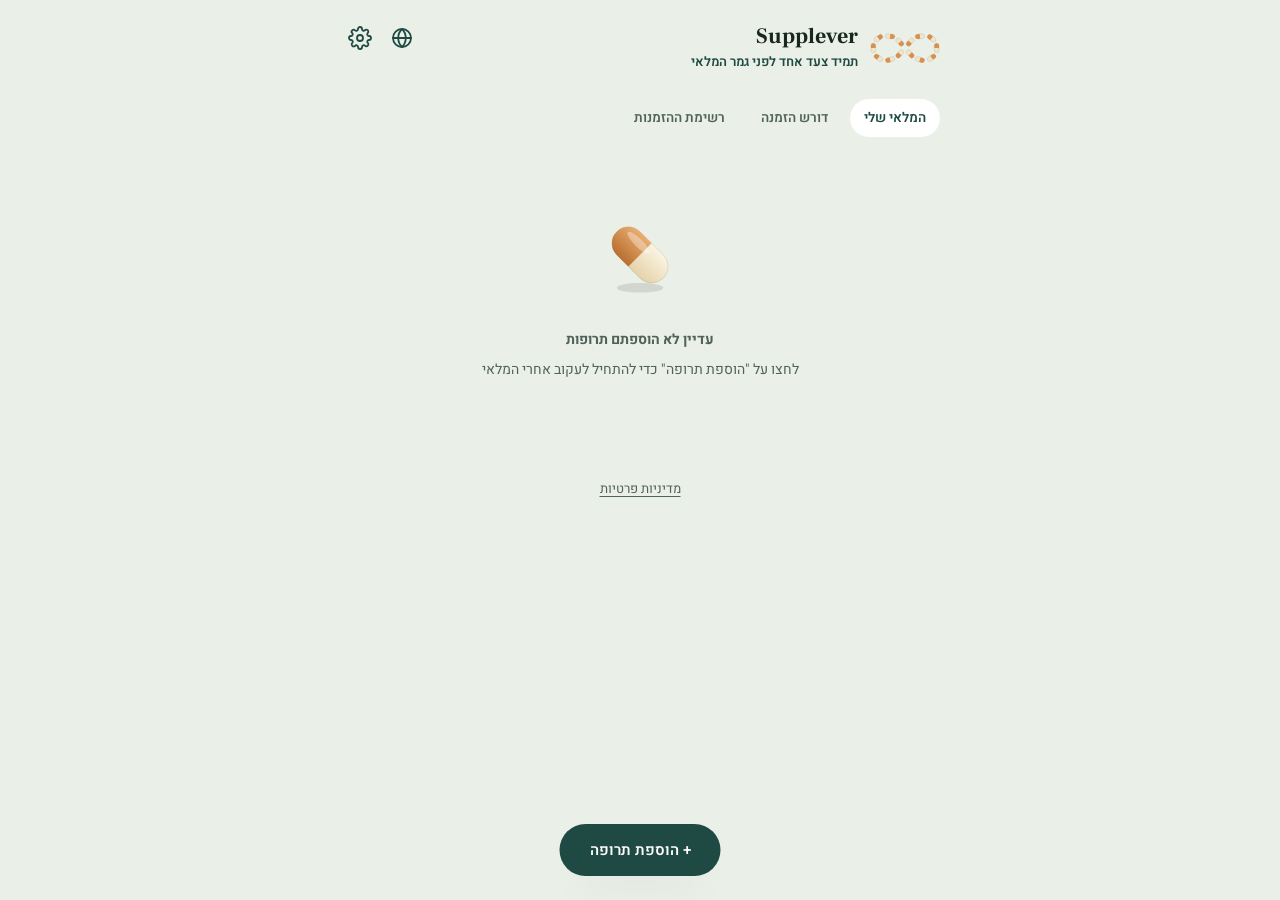
<file: index.html>
<!DOCTYPE html>
<html lang="he" dir="rtl">
<head>
<meta charset="UTF-8">
<meta name="viewport" content="width=device-width, initial-scale=1.0">
<title data-i18n="app.title">Supplever — המלאי שלי</title>
<link rel="preconnect" href="https://fonts.googleapis.com">
<link rel="preconnect" href="https://fonts.gstatic.com" crossorigin>
<link href="https://fonts.googleapis.com/css2?family=Frank+Ruhl+Libre:wght@400;500;700;900&family=Heebo:wght@300;400;500;600;700;800&display=swap" rel="stylesheet">
<link rel="stylesheet" href="style.css">
<link rel="manifest" href="manifest.json">
<meta name="theme-color" content="#1F4A43">
<link rel="icon" href="icons/icon-192.png">
<link rel="apple-touch-icon" href="icons/apple-touch-icon.png">
<meta name="apple-mobile-web-app-capable" content="yes">
<meta name="apple-mobile-web-app-status-bar-style" content="default">
<meta name="apple-mobile-web-app-title" content="Supplever">
</head>
<body>

<header class="app-header">
  <div class="logo">
    <svg class="logo-icon" viewBox="-9 6 102 44" xmlns="http://www.w3.org/2000/svg" aria-hidden="true">
      <defs>
        <rect id="capsuleShape" x="-7" y="-3.5" width="14" height="7" rx="3.5" ry="3.5"/>
        <clipPath id="capsuleLeftHalf"><rect x="-7.5" y="-4" width="7.5" height="8"/></clipPath>
      </defs>
      <g transform="translate(49.57,36.68) rotate(-132.61)"><use href="#capsuleShape" fill="var(--capsule-body)" stroke="rgba(24,39,32,0.22)" stroke-width="0.6"/><g clip-path="url(#capsuleLeftHalf)"><use href="#capsuleShape" fill="var(--capsule-cap)"/></g></g>
      <g transform="translate(34.43,19.32) rotate(-132.61)"><use href="#capsuleShape" fill="var(--capsule-body)" stroke="rgba(24,39,32,0.22)" stroke-width="0.6"/><g clip-path="url(#capsuleLeftHalf)"><use href="#capsuleShape" fill="var(--capsule-cap)"/></g></g>
      <g transform="translate(34.43,36.68) rotate(-47.39)"><use href="#capsuleShape" fill="var(--capsule-body)" stroke="rgba(24,39,32,0.22)" stroke-width="0.6"/><g clip-path="url(#capsuleLeftHalf)"><use href="#capsuleShape" fill="var(--capsule-cap)"/></g></g>
      <g transform="translate(49.57,19.32) rotate(-47.39)"><use href="#capsuleShape" fill="var(--capsule-body)" stroke="rgba(24,39,32,0.22)" stroke-width="0.6"/><g clip-path="url(#capsuleLeftHalf)"><use href="#capsuleShape" fill="var(--capsule-cap)"/></g></g>
      <g transform="translate(88.5,28) rotate(90)"><use href="#capsuleShape" fill="var(--capsule-body)" stroke="rgba(24,39,32,0.22)" stroke-width="0.6"/><g clip-path="url(#capsuleLeftHalf)"><use href="#capsuleShape" fill="var(--capsule-cap)"/></g></g>
      <g transform="translate(81.04,42.34) rotate(145)"><use href="#capsuleShape" fill="var(--capsule-body)" stroke="rgba(24,39,32,0.22)" stroke-width="0.6"/><g clip-path="url(#capsuleLeftHalf)"><use href="#capsuleShape" fill="var(--capsule-cap)"/></g></g>
      <g transform="translate(63.84,45.08) rotate(197)"><use href="#capsuleShape" fill="var(--capsule-body)" stroke="rgba(24,39,32,0.22)" stroke-width="0.6"/><g clip-path="url(#capsuleLeftHalf)"><use href="#capsuleShape" fill="var(--capsule-cap)"/></g></g>
      <g transform="translate(81.04,13.66) rotate(35)"><use href="#capsuleShape" fill="var(--capsule-body)" stroke="rgba(24,39,32,0.22)" stroke-width="0.6"/><g clip-path="url(#capsuleLeftHalf)"><use href="#capsuleShape" fill="var(--capsule-cap)"/></g></g>
      <g transform="translate(63.84,10.92) rotate(-6)"><use href="#capsuleShape" fill="var(--capsule-body)" stroke="rgba(24,39,32,0.22)" stroke-width="0.6"/><g clip-path="url(#capsuleLeftHalf)"><use href="#capsuleShape" fill="var(--capsule-cap)"/></g></g>
      <g transform="translate(-4.5,28) rotate(90)"><use href="#capsuleShape" fill="var(--capsule-body)" stroke="rgba(24,39,32,0.22)" stroke-width="0.6"/><g clip-path="url(#capsuleLeftHalf)"><use href="#capsuleShape" fill="var(--capsule-cap)"/></g></g>
      <g transform="translate(2.96,42.34) rotate(35)"><use href="#capsuleShape" fill="var(--capsule-body)" stroke="rgba(24,39,32,0.22)" stroke-width="0.6"/><g clip-path="url(#capsuleLeftHalf)"><use href="#capsuleShape" fill="var(--capsule-cap)"/></g></g>
      <g transform="translate(20.16,45.08) rotate(-17)"><use href="#capsuleShape" fill="var(--capsule-body)" stroke="rgba(24,39,32,0.22)" stroke-width="0.6"/><g clip-path="url(#capsuleLeftHalf)"><use href="#capsuleShape" fill="var(--capsule-cap)"/></g></g>
      <g transform="translate(2.96,13.66) rotate(145)"><use href="#capsuleShape" fill="var(--capsule-body)" stroke="rgba(24,39,32,0.22)" stroke-width="0.6"/><g clip-path="url(#capsuleLeftHalf)"><use href="#capsuleShape" fill="var(--capsule-cap)"/></g></g>
      <g transform="translate(20.16,10.92) rotate(186)"><use href="#capsuleShape" fill="var(--capsule-body)" stroke="rgba(24,39,32,0.22)" stroke-width="0.6"/><g clip-path="url(#capsuleLeftHalf)"><use href="#capsuleShape" fill="var(--capsule-cap)"/></g></g>
    </svg>
    <div>
      <p class="app-title">Supplever</p>
      <p class="app-sub" data-i18n="app.tagline">תמיד צעד אחד לפני גמר המלאי</p>
    </div>
  </div>
  <div class="header-actions">
  <button type="button" id="langBtn" class="settings-btn" aria-label="שפת האפליקציה" data-i18n-aria="a11y.language">
    <svg viewBox="0 0 24 24" fill="none" stroke="currentColor" stroke-width="1.8"
         stroke-linecap="round" stroke-linejoin="round" aria-hidden="true">
      <circle cx="12" cy="12" r="9"></circle>
      <path d="M3 12h18"></path>
      <path d="M12 3c2.5 2.5 3.8 5.6 3.8 9S14.5 18.5 12 21c-2.5-2.5-3.8-5.6-3.8-9S9.5 5.5 12 3z"></path>
    </svg>
  </button>
  <button type="button" id="settingsBtn" class="settings-btn" aria-label="הגדרות" data-i18n-aria="a11y.settings">
    <svg viewBox="0 0 24 24" fill="none" stroke="currentColor" stroke-width="1.8"
         stroke-linecap="round" stroke-linejoin="round" aria-hidden="true">
      <circle cx="12" cy="12" r="3"></circle>
      <path d="M19.4 15a1.65 1.65 0 0 0 .33 1.82l.06.06a2 2 0 1 1-2.83 2.83l-.06-.06a1.65 1.65 0 0 0-1.82-.33 1.65 1.65 0 0 0-1 1.51V21a2 2 0 1 1-4 0v-.09A1.65 1.65 0 0 0 9 19.4a1.65 1.65 0 0 0-1.82.33l-.06.06a2 2 0 1 1-2.83-2.83l.06-.06A1.65 1.65 0 0 0 4.6 15a1.65 1.65 0 0 0-1.51-1H3a2 2 0 1 1 0-4h.09A1.65 1.65 0 0 0 4.6 9a1.65 1.65 0 0 0-.33-1.82l-.06-.06a2 2 0 1 1 2.83-2.83l.06.06A1.65 1.65 0 0 0 9 4.6a1.65 1.65 0 0 0 1-1.51V3a2 2 0 1 1 4 0v.09a1.65 1.65 0 0 0 1 1.51 1.65 1.65 0 0 0 1.82-.33l.06-.06a2 2 0 1 1 2.83 2.83l-.06.06A1.65 1.65 0 0 0 19.4 9v0a1.65 1.65 0 0 0 1.51 1H21a2 2 0 1 1 0 4h-.09a1.65 1.65 0 0 0-1.51 1z"></path>
    </svg>
  </button>
  </div>
  <!-- בורר השפה מצויר ע"י openChoiceDialog, שמקבל <select> ובונה ממנו את
       הרשימה. לכן אין כאן חלון נפרד: ה-select מוסתר ומשמש רק כמקור
       האפשרויות ולשמירת הערך, וכל טיפול ההיסטוריה וכפתור ה-back מגיע בחינם.
       `data-choice="1"` מונע מ-enhanceSelects לעטוף אותו בעטיפה נראית. -->
  <select id="langSelect" data-choice="1" hidden>
    <option value="he">עברית</option>
    <!-- הערבית **אושרה ע"י דובר שפת אם ב-2026-11-01**. ⚠️ **הרוסית טרם עברה
         ביקורת** — היא חיה בבורר במכוון, כדי שהבודק יראה אותה בהקשר, ותיקונים
         יגיעו כעדכון רגיל. ראו את פרק ריבוי השפות ב-CLAUDE.md. -->
    <option value="ar">العربية</option>
    <option value="en">English</option>
    <option value="ru">Русский</option>
  </select>
</header>

<nav class="tabs wrap">
  <button class="tab-btn active" id="tabDashboard" data-view="dashboard"><span data-i18n="tabs.stock">המלאי שלי</span></button>
  <button class="tab-btn" id="tabOrders" data-view="orders">
    <span data-i18n="tabs.orders">דורש הזמנה</span>
    <span id="orderBadge" class="tab-badge" hidden>0</span>
  </button>
  <button class="tab-btn" id="tabCart" data-view="cart">
    <span data-i18n="tabs.cart">רשימת ההזמנות</span>
    <span id="cartBadge" class="tab-badge" hidden>0</span>
  </button>
</nav>

<main class="wrap">
  <div id="notifyBanner" class="notify-banner" hidden>
    <p data-i18n="notify.banner">הפעילו התראות כדי לדעת מיד עם פתיחת האפליקציה אם יש תרופה שדורשת הזמנה</p>
    <div class="notify-banner-actions">
      <button id="enableNotifyBtn" class="btn-primary-sm" data-i18n="notify.enable">הפעלת התראות</button>
      <button id="dismissNotifyBtn" class="btn-text-sm" data-i18n="notify.later">לא עכשיו</button>
    </div>
  </div>

  <section id="dashboardView" class="view">
    <div id="emptyState" class="empty-state">
      <svg class="empty-capsule" viewBox="0 0 140 140" xmlns="http://www.w3.org/2000/svg" aria-hidden="true">
        <defs>
          <linearGradient id="emptyCapsuleBody" x1="0" y1="0" x2="0" y2="1">
            <stop offset="0%" stop-color="#FBF4E3"/>
            <stop offset="100%" stop-color="#E4D2A8"/>
          </linearGradient>
          <linearGradient id="emptyCapsuleCap" x1="0" y1="0" x2="0" y2="1">
            <stop offset="0%" stop-color="#EAAE71"/>
            <stop offset="100%" stop-color="#B96F31"/>
          </linearGradient>
          <clipPath id="emptyCapsuleLeftHalf">
            <rect x="-48" y="-26" width="48" height="52"/>
          </clipPath>
        </defs>
        <ellipse cx="70" cy="112" rx="34" ry="7" fill="#182720" opacity="0.12"/>
        <g transform="translate(70,64) rotate(45)">
          <rect x="-48" y="-24" width="96" height="48" rx="24" fill="url(#emptyCapsuleBody)" stroke="rgba(24,39,32,0.15)" stroke-width="1"/>
          <g clip-path="url(#emptyCapsuleLeftHalf)">
            <rect x="-48" y="-24" width="96" height="48" rx="24" fill="url(#emptyCapsuleCap)"/>
          </g>
          <ellipse cx="-14" cy="-11" rx="22" ry="6" fill="#ffffff" opacity="0.35"/>
        </g>
      </svg>
      <p><strong data-i18n="empty.stock.title">עדיין לא הוספתם תרופות</strong></p>
      <p data-i18n="empty.stock.text">לחצו על "הוספת תרופה" כדי להתחיל לעקוב אחרי המלאי</p>
    </div>

    <div id="medList" class="med-list"></div>
  </section>

  <section id="ordersView" class="view" hidden>
    <div id="ordersEmptyState" class="empty-state">
      <p class="big" id="ordersEmptyIcon">✓</p>
      <p><strong id="ordersEmptyTitle">הכל מעודכן</strong></p>
      <p id="ordersEmptyText">אין כרגע תרופות שדורשות הזמנה</p>
    </div>

    <p id="ordersPendingLabel" class="section-label" hidden><span data-i18n="orders.label.pending">טרם נוספו לרשימת ההזמנות</span> <span id="ordersPendingCount" class="count"></span></p>
    <div id="orderList" class="med-list"></div>

    <p id="ordersAddedLabel" class="section-label added" hidden><span data-i18n="orders.label.added">כבר ברשימת ההזמנות</span> <span id="ordersAddedCount" class="count"></span></p>
    <div id="orderListAdded" class="med-list"></div>
  </section>

  <section id="cartView" class="view" hidden>
    <div id="cartEmptyState" class="empty-state">
      <p class="big">🛒</p>
      <p><strong data-i18n="empty.cart.title">עדיין לא הוספתם תרופות להזמנה</strong></p>
      <p data-i18n="empty.cart.text">לחצו על "הוסף להזמנה" מתוך "דורש הזמנה" כדי להתחיל לרכז רשימה</p>
    </div>

    <p id="cartPendingLabel" class="section-label" hidden><span data-i18n="cart.label.pending">טרם נשלחה הזמנה</span> <span id="cartPendingCount" class="count"></span></p>
    <div id="cartListPending" class="med-list"></div>

    <div id="cartActions" class="cart-actions" style="display:none;">
      <!-- פעולה אחת ברורה. בחירת הערוץ היא שלב שני, ב-#sendChoiceOverlay. -->
      <button type="button" id="sendOrderBtn" class="send-order-btn" data-i18n="cart.send">שליחת רשימת ההזמנות</button>
    </div>

    <p id="cartSentLabel" class="section-label sent" hidden><span data-i18n="cart.label.sent">כבר נשלחה הזמנה</span> <span id="cartSentCount" class="count"></span></p>
    <div id="cartListSent" class="med-list"></div>
  </section>
</main>

<footer class="app-footer">
  <a href="./privacy.html" data-i18n="footer.privacy">מדיניות פרטיות</a>
</footer>

<button id="addFab" class="fab" data-i18n="fab.add">+ הוספת תרופה</button>

<div id="modalOverlay" class="modal-overlay">
  <div class="modal">
    <h2 id="modalTitle">הוספת תרופה</h2>
    <form id="medForm" novalidate>
      <div class="field">
        <label for="name" data-i18n="form.name">שם התרופה</label>
        <div class="autocomplete-wrap">
          <input type="text" id="name" name="name" required placeholder="לדוגמה: Omeprazole" data-i18n-placeholder="form.name.placeholder" autocomplete="off">
          <ul id="nameSuggestions" class="autocomplete-list" hidden></ul>
        </div>
      </div>
      <div class="field">
        <label for="dose" data-i18n="form.dose">מינון (אופציונלי)</label>
        <select id="doseSelect" class="dose-select" hidden></select>
        <input type="text" id="dose" name="dose" placeholder="לדוגמה: 20 מ״ג" data-i18n-placeholder="form.dose.placeholder">
      </div>
      <div id="packHelper" class="pack-helper" hidden>
        <p class="pack-helper-title" data-i18n="form.pen.title">זוהה עט אינסולין — נחשב עבורכם את סך היחידות בקופסה</p>
        <div class="field-row">
          <div class="field">
            <label for="packSubUnits" data-i18n="form.pen.pensPerBox">כמות עטים בקופסה</label>
            <input type="number" id="packSubUnits" step="1" min="1" placeholder="5">
          </div>
          <div class="field">
            <label for="packUnitsPerSub" data-i18n="form.pen.unitsPerPen">כמות יחידות בכל עט</label>
            <input type="number" id="packUnitsPerSub" step="1" min="1" placeholder="300">
          </div>
        </div>
        <p class="field-hint" data-i18n="form.pen.hint">ימלא אוטומטית את "כמות יחידות בקופסה" למטה — אפשר לתקן את המספרים אם הריכוז שונה</p>
      </div>
      <div class="field">
        <label for="pillsPerBox" data-i18n="form.pillsPerBox">כמות יחידות בקופסה</label>
        <input type="number" id="pillsPerBox" name="pillsPerBox" step="1" min="1" required>
      </div>

      <div class="field">
        <label for="freqMode" data-i18n="form.freq">תדירות נטילה</label>
        <select id="freqMode" name="freqMode">
          <option value="daily" data-i18n="form.freq.daily">כל יום</option>
          <option value="weekly" data-i18n="form.freq.weekly">כמה פעמים בשבוע</option>
          <option value="cycle" data-i18n="form.freq.cycle">מחזורי — תקופת נטילה והפסקה</option>
        </select>
      </div>

      <!-- תדירות: כל יום -->
      <div class="freq-block" id="freqBlockDaily">
        <div class="field">
          <label for="dailyRate" data-i18n="form.dailyRate">יחידות ביום</label>
          <input type="number" id="dailyRate" name="dailyRate" step="0.5" min="0.5">
        </div>
      </div>

      <!-- תדירות: כמה פעמים בשבוע -->
      <div class="freq-block" id="freqBlockWeekly" hidden>
        <div class="field-row">
          <div class="field">
            <label for="weeklyRate" data-i18n="form.weeklyRate">יחידות בכל נטילה</label>
            <input type="number" id="weeklyRate" name="weeklyRate" step="0.5" min="0.5">
          </div>
          <div class="field">
            <label for="timesPerWeek" data-i18n="form.timesPerWeek">פעמים בשבוע</label>
            <select id="timesPerWeek" name="timesPerWeek">
              <option value="1" data-i18n="form.timesPerWeek.1">פעם אחת</option>
              <option value="2" data-i18n="form.timesPerWeek.2">פעמיים</option>
              <option value="3" data-i18n="form.timesPerWeek.3">3 פעמים</option>
              <option value="4" data-i18n="form.timesPerWeek.4">4 פעמים</option>
              <option value="5" data-i18n="form.timesPerWeek.5">5 פעמים</option>
              <option value="6" data-i18n="form.timesPerWeek.6">6 פעמים</option>
            </select>
          </div>
        </div>
      </div>

      <!-- תדירות: מחזורי -->
      <div class="freq-block" id="freqBlockCycle" hidden>
        <div class="preset-row" id="cyclePresets">
          <button type="button" class="preset" data-on="30" data-off="30" data-i18n="form.cycle.presetMonth">חודש כן / חודש לא</button>
          <button type="button" class="preset" data-on="21" data-off="7">21 / 7</button>
          <button type="button" class="preset" data-on="7" data-off="7" data-i18n="form.cycle.presetWeek">שבוע / שבוע</button>
        </div>
        <div class="field">
          <label for="cycleRate" data-i18n="form.cycleRate">יחידות ביום (בימי הנטילה)</label>
          <input type="number" id="cycleRate" name="cycleRate" step="0.5" min="0.5">
        </div>
        <div class="field-row">
          <div class="field">
            <label for="cycleOnDays" data-i18n="form.cycleOnDays">ימים נוטלים</label>
            <input type="number" id="cycleOnDays" name="cycleOnDays" step="1" min="1">
          </div>
          <div class="field">
            <label for="cycleOffDays" data-i18n="form.cycleOffDays">ימי הפסקה</label>
            <input type="number" id="cycleOffDays" name="cycleOffDays" step="1" min="1">
          </div>
        </div>
        <div class="field">
          <label for="cycleStart" data-i18n="form.cycleStart">מתי התחילה תקופת הנטילה הנוכחית</label>
          <input type="date" id="cycleStart" name="cycleStart">
          <p class="field-hint" data-i18n="form.cycleStart.hint">בזכות התאריך הזה האפליקציה יודעת אם אתם כרגע בנטילה או בהפסקה, וסופרת ימים מדויקים</p>
        </div>
      </div>
      <div class="field-row">
        <div class="field">
          <label for="currentBoxes" data-i18n="form.currentBoxes">מלאי קופסאות נוכחי</label>
          <input type="number" id="currentBoxes" name="currentBoxes" step="any" min="0" required>
        </div>
        <div class="field">
          <label for="currentStock" data-i18n="form.currentStock">מלאי יחידות נוכחי</label>
          <input type="number" id="currentStock" name="currentStock" step="any" min="0" required>
          <p class="field-hint" data-i18n="form.currentStock.hint">מחושב אוטומטית לפי מספר הקופסאות — אפשר לתקן ידנית אם המלאי הנוכחי שונה</p>
        </div>
      </div>
      <div class="field">
        <label for="alertDays" data-i18n="form.alertDays">להתריע כמה זמן לפני שהמלאי נגמר</label>
        <select id="alertDays" name="alertDays">
          <option value="7" data-i18n="form.alertDays.7">שבוע</option>
          <option value="14" data-i18n="form.alertDays.14">שבועיים</option>
          <option value="21" data-i18n="form.alertDays.21">שלושה שבועות</option>
          <option value="30" data-i18n="form.alertDays.30">חודש</option>
          <option value="60" data-i18n="form.alertDays.60">חודשיים</option>
          <option value="90" data-i18n="form.alertDays.90">שלושה חודשים</option>
        </select>
        <p class="field-hint" data-i18n="form.alertDays.hint">הבחירה תישמר כברירת מחדל לתרופות הבאות שתוסיפו</p>
      </div>
      <div class="modal-actions">
        <button type="button" id="cancelBtn" class="btn-secondary" data-i18n="common.cancel">ביטול</button>
        <button type="submit" class="btn-primary" data-i18n="common.save">שמירה</button>
      </div>
      <button type="button" id="deleteBtn" class="btn-danger-text" data-i18n="form.delete">מחיקת תרופה</button>
    </form>
  </div>
</div>

<div id="receiveModalOverlay" class="modal-overlay">
  <div class="modal">
    <h2 data-i18n="receive.title">עדכון מלאי</h2>
    <form id="receiveForm">
      <p class="field-hint" id="receiveMedName" style="margin-bottom:14px;"></p>
      <div class="field">
        <label for="receiveBoxes" data-i18n="receive.boxes">כמה קופסאות חדשות התקבלו?</label>
        <input type="number" id="receiveBoxes" name="receiveBoxes" step="1" min="1" required placeholder="לדוגמה: 2" data-i18n-placeholder="receive.boxes.placeholder" autocomplete="off">
      </div>
      <div class="modal-actions">
        <button type="button" id="receiveCancelBtn" class="btn-secondary" data-i18n="common.cancel">ביטול</button>
        <button type="submit" class="btn-primary" data-i18n="receive.title">עדכון מלאי</button>
      </div>
    </form>
  </div>
</div>

<div id="settingsModalOverlay" class="modal-overlay">
  <div class="modal">
    <h2 data-i18n="settings.title">הגדרות</h2>

    <div class="settings-group">
      <p class="settings-label" data-i18n="settings.email">כתובת המייל להזמנות</p>
      <p class="settings-value" id="settingsEmailValue"></p>
      <!-- ⚠️ בלי data-i18n: openSettingsModal קובע את הטקסט לפי האם כבר
           קיימת כתובת ("הזנת" מול "שינוי"), ו-applyStaticStrings היה דורס
           את ההחלטה הזו בכל החלפת שפה. -->
      <button type="button" id="settingsEmailBtn" class="btn-secondary settings-action">שינוי כתובת</button>
    </div>

    <div class="settings-group">
      <p class="settings-label" data-i18n="settings.notify">התראות</p>
      <label class="settings-choice">
        <input type="radio" name="notifyMode" value="background">
        <strong id="notifyBackgroundTitle" data-i18n="settings.notify.background">גם ברקע, כשאפשר</strong>
      </label>
      <label class="settings-choice">
        <input type="radio" name="notifyMode" value="onopen">
        <strong data-i18n="settings.notify.onOpen">בפתיחת האפליקציה</strong>
      </label>
      <label class="settings-choice">
        <input type="radio" name="notifyMode" value="off">
        <strong data-i18n="settings.notify.off">כבויות</strong>
      </label>
    </div>

    <div class="settings-group settings-group-last">
      <p class="settings-label" data-i18n="settings.backup">גיבוי ושחזור</p>
      <p class="settings-value" data-i18n="settings.backup.text">הנתונים נשמרים על המכשיר הזה בלבד. גיבוי מאפשר להעביר אותם למכשיר אחר, או לשחזר אחרי החלפת טלפון.</p>
      <button type="button" id="exportBtn" class="btn-secondary settings-action" data-i18n="settings.backup.export">גיבוי הנתונים לקובץ</button>
      <button type="button" id="importBtn" class="btn-secondary settings-action" style="margin-top:8px;" data-i18n="settings.backup.import">שחזור מקובץ גיבוי</button>
      <input type="file" id="importFile" accept="application/json,.json" hidden>
    </div>

    <div class="modal-actions">
      <button type="button" id="settingsCloseBtn" class="btn-primary" data-i18n="common.close">סגירה</button>
    </div>
  </div>
</div>

<div id="confirmModalOverlay" class="modal-overlay confirm-overlay">
  <div class="modal">
    <h2 id="confirmTitle">מחיקת תרופה</h2>
    <p class="field-hint" id="confirmText" style="margin-bottom:18px;">האם למחוק תרופה זו?</p>
    <div class="modal-actions">
      <button type="button" id="confirmCancelBtn" class="btn-secondary" data-i18n="common.cancel">ביטול</button>
      <button type="button" id="confirmOkBtn" class="btn-danger">מחיקה</button>
    </div>
  </div>
</div>

<!-- בורר האפשרויות של כל <select> באפליקציה. ראו openChoiceDialog ב-app.js:
     את החלון שנפתח מ-<select> מצייר אנדרואיד עצמו, עם הגופן והצבעים של
     המערכת — ואין דרך לתת לו את Heebo או את צבעי המותג. לכן אנחנו מציירים
     אותו בעצמנו, וה-<select> האמיתי נשאר במקומו רק כמחזיק הערך. -->
<div id="choiceOverlay" class="choice-overlay">
  <div class="choice-sheet" id="choiceSheet" role="listbox"></div>
</div>

<div id="emailModalOverlay" class="modal-overlay">
  <div class="modal">
    <h2 id="emailModalTitle">לאן לשלוח את הרשימה?</h2>
    <form id="emailForm">
      <p class="field-hint" style="margin-bottom:14px;" data-i18n="email.hint">הכתובת תישמר במכשיר הזה כדי שלא תצטרכו להזין אותה שוב</p>
      <div class="field">
        <label for="emailInput" data-i18n="email.address">כתובת מייל</label>
        <input type="email" id="emailInput" name="emailInput" required placeholder="name@example.com" autocomplete="email">
      </div>
      <div class="modal-actions">
        <button type="button" id="emailCancelBtn" class="btn-secondary" data-i18n="common.cancel">ביטול</button>
        <button type="submit" id="emailSubmitBtn" class="btn-primary">שמירה ושליחה</button>
      </div>
    </form>
  </div>
</div>

<!-- בחירת ערוץ השליחה. שני הכפתורים ישבו קודם בטאב עצמו; הם עברו לכאן
     כדי שהטאב יציג פעולה אחת, והבחירה תיעשה רק אחרי שהמשתמש החליט לשלוח.
     שורת "תישלח אל …" עברה איתם, כי היא נוגעת למייל בלבד. -->
<div id="sendChoiceOverlay" class="modal-overlay">
  <div class="modal">
    <h2 data-i18n="cart.sendTitle">איך לשלוח את הרשימה?</h2>
    <button type="button" id="sendChoiceEmailBtn" class="send-order-btn" data-i18n="cart.sendEmail">שליחה במייל</button>
    <p id="sendEmailInfo" class="cart-send-info"></p>
    <!-- וואטסאפ לא צריך שום כתובת: בורר אנשי הקשר נפתח בתוך וואטסאפ. -->
    <button type="button" id="sendChoiceWhatsappBtn" class="send-whatsapp-btn" data-i18n="cart.sendWhatsapp">שליחה בוואטסאפ</button>
    <div class="modal-actions">
      <button type="button" id="sendChoiceCancelBtn" class="btn-secondary" data-i18n="common.cancel">ביטול</button>
    </div>
  </div>
</div>

<div class="toast" id="toast"></div>

<script src="medications-db.js"></script>
<!-- לפני app.js: applyLang() רץ בטעינה וקורא ל-t() ול-applyStaticStrings() -->
<script src="i18n.js"></script>
<script src="app.js"></script>
</body>
</html>
</file>
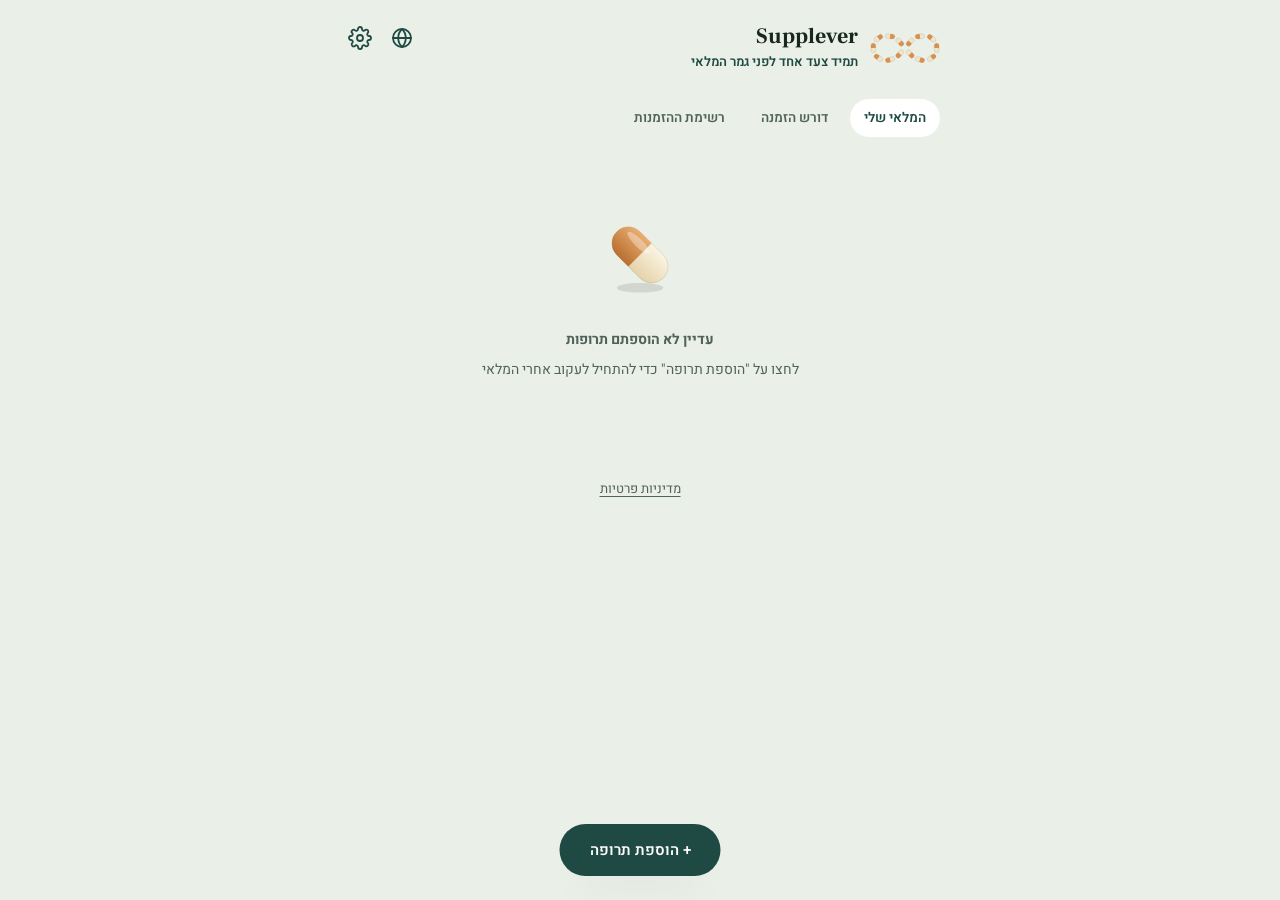
<file: get/index.html>
<!DOCTYPE html>
<html lang="he" dir="rtl">
<head>
<meta charset="UTF-8">
<meta name="viewport" content="width=device-width, initial-scale=1.0">
<title>Supplever — הורדה</title>
<meta name="theme-color" content="#1F4A43">
<link rel="icon" href="../icons/icon-192.png">

<script>
/* ============================================================
   ההגדרות היחידות בעמוד הזה. זה העמוד שה-QR מוביל אליו, ולכן
   הכתובת שלו לעולם לא משתנה — רק מה שכתוב כאן.

   PLAY_LIVE   — false כל עוד האפליקציה בבדיקה סגורה.
                 ברגע שהיא פתוחה לכולם ב-Production: להפוך ל-true,
                 והעמוד יעביר מיד לחנות. (ולהעלות את CACHE_NAME ב-sw.js
                 ולדחוף, כמו בכל שינוי.)
   GROUP_URL   — הקישור לקבוצת Google Groups שמוגדרת כרשימת הבודקים.
                 כשהוא מוגדר, העמוד מציג את שלבי ההצטרפות לבדיקה.

   כששניהם ריקים — האפליקציה עוד לא בחנות ואין דרך להצטרף — אין טעם
   לעצור כאן על "בקרוב": מי שסרק את הקוד רוצה להתחיל עכשיו, ולכן הוא
   מועבר ישר לגרסת האתר. כך אותו QR מוביל לאתר היום ולחנות מחר.
   ============================================================ */
var PLAY_LIVE = false;
var GROUP_URL = '';

var PLAY_URL  = 'https://play.google.com/store/apps/details?id=app.supplever.android';
var OPTIN_URL = 'https://play.google.com/apps/testing/app.supplever.android';

// המעבר קורה כאן, לפני שהדף מצויר, כדי שלא יהבהב
if (PLAY_LIVE) location.replace(PLAY_URL);
else if (!GROUP_URL) location.replace('../');
</script>

<link rel="preconnect" href="https://fonts.googleapis.com">
<link rel="preconnect" href="https://fonts.gstatic.com" crossorigin>
<link href="https://fonts.googleapis.com/css2?family=Frank+Ruhl+Libre:wght@700;900&family=Heebo:wght@400;500;600;700&display=swap" rel="stylesheet">

<style>
:root{
  --bg-canvas:#EAEFE7;
  --bg-canvas-deep:#DEE6DA;
  --ink:#182720;
  --ink-soft:#51625A;
  --teal-deep:#1F4A43;
  --teal-deep-light:#2E6259;
  --clay:#D98F4E;
  --clay-dark:#B96F31;
  --capsule-cap:#D98F4E;
  --capsule-body:#F1E4C7;
  --card-bg:#FFFFFF;
  --border-soft:rgba(24,39,32,0.12);
  --shadow-soft:0 24px 48px -24px rgba(24,39,32,0.30);
  --font-display:'Frank Ruhl Libre', serif;
  --font-body:'Heebo', sans-serif;
}
*{ box-sizing:border-box; margin:0; padding:0; }
[hidden]{ display:none !important; }

body{
  background:var(--bg-canvas);
  color:var(--ink);
  font-family:var(--font-body);
  line-height:1.6;
  -webkit-font-smoothing:antialiased;
  min-height:100vh;
}
.wrap{ max-width:520px; margin:0 auto; padding:32px 16px 48px; }

.brand{ text-align:center; margin-bottom:28px; }
.brand svg{ width:132px; height:auto; display:block; margin:0 auto 10px; }
.brand h1{ font-family:var(--font-display); font-weight:900; font-size:36px; color:var(--teal-deep); line-height:1.1; }
.brand .tag{ color:var(--teal-deep); font-weight:500; margin-top:4px; }
.brand .pitch{ color:var(--ink-soft); margin-top:14px; font-size:15px; }

.pills{ display:flex; flex-wrap:wrap; justify-content:center; gap:8px; margin-top:16px; }
.pill{
  background:var(--bg-canvas-deep); color:var(--teal-deep);
  font-size:13px; font-weight:600; padding:5px 12px; border-radius:999px;
}

.card{
  background:var(--card-bg); border:1px solid var(--border-soft);
  border-radius:20px; padding:22px 20px; margin-bottom:16px;
  box-shadow:var(--shadow-soft);
}
.card h2{ font-family:var(--font-display); font-size:22px; color:var(--ink); margin-bottom:4px; }
.card .lead{ color:var(--ink-soft); font-size:15px; margin-bottom:16px; }

.steps{ list-style:none; counter-reset:step; }
.steps li{
  counter-increment:step; position:relative;
  padding-right:40px; margin-bottom:16px;
}
.steps li::before{
  content:counter(step);
  position:absolute; right:0; top:0;
  width:28px; height:28px; border-radius:50%;
  background:var(--teal-deep); color:#fff;
  font-weight:700; font-size:14px;
  display:flex; align-items:center; justify-content:center;
}
.steps li p{ font-size:15px; margin-bottom:8px; }

.btn{
  display:block; text-align:center; text-decoration:none;
  font-weight:600; font-size:16px;
  padding:12px 16px; border-radius:12px;
}
.btn-primary{ background:var(--teal-deep); color:#fff; }
.btn-primary:active{ background:var(--teal-deep-light); }
.btn-secondary{ background:var(--bg-canvas-deep); color:var(--teal-deep); }

.note{
  background:#FBF3E8; border-right:3px solid var(--clay);
  border-radius:8px; padding:10px 12px;
  font-size:14px; color:var(--ink-soft); margin-top:4px;
}
.note b{ color:var(--ink); }

.soon{ color:var(--ink-soft); font-size:15px; }

.howto{ margin-top:16px; font-size:14px; color:var(--ink-soft); }
.howto p{ margin-bottom:6px; }
.howto b{ color:var(--ink); }

footer{ text-align:center; font-size:13px; color:var(--ink-soft); margin-top:28px; }
footer a{ color:var(--teal-deep); }
</style>
</head>
<body>
<main class="wrap">

  <header class="brand">
    <svg viewBox="-9 6 102 44" xmlns="http://www.w3.org/2000/svg" aria-hidden="true">
      <defs>
        <rect id="capsuleShape" x="-7" y="-3.5" width="14" height="7" rx="3.5" ry="3.5"/>
        <clipPath id="capsuleLeftHalf"><rect x="-7.5" y="-4" width="7.5" height="8"/></clipPath>
      </defs>
      <g transform="translate(49.57,36.68) rotate(-132.61)"><use href="#capsuleShape" fill="var(--capsule-body)" stroke="rgba(24,39,32,0.22)" stroke-width="0.6"/><g clip-path="url(#capsuleLeftHalf)"><use href="#capsuleShape" fill="var(--capsule-cap)"/></g></g>
      <g transform="translate(34.43,19.32) rotate(-132.61)"><use href="#capsuleShape" fill="var(--capsule-body)" stroke="rgba(24,39,32,0.22)" stroke-width="0.6"/><g clip-path="url(#capsuleLeftHalf)"><use href="#capsuleShape" fill="var(--capsule-cap)"/></g></g>
      <g transform="translate(34.43,36.68) rotate(-47.39)"><use href="#capsuleShape" fill="var(--capsule-body)" stroke="rgba(24,39,32,0.22)" stroke-width="0.6"/><g clip-path="url(#capsuleLeftHalf)"><use href="#capsuleShape" fill="var(--capsule-cap)"/></g></g>
      <g transform="translate(49.57,19.32) rotate(-47.39)"><use href="#capsuleShape" fill="var(--capsule-body)" stroke="rgba(24,39,32,0.22)" stroke-width="0.6"/><g clip-path="url(#capsuleLeftHalf)"><use href="#capsuleShape" fill="var(--capsule-cap)"/></g></g>
      <g transform="translate(88.5,28) rotate(90)"><use href="#capsuleShape" fill="var(--capsule-body)" stroke="rgba(24,39,32,0.22)" stroke-width="0.6"/><g clip-path="url(#capsuleLeftHalf)"><use href="#capsuleShape" fill="var(--capsule-cap)"/></g></g>
      <g transform="translate(81.04,42.34) rotate(145)"><use href="#capsuleShape" fill="var(--capsule-body)" stroke="rgba(24,39,32,0.22)" stroke-width="0.6"/><g clip-path="url(#capsuleLeftHalf)"><use href="#capsuleShape" fill="var(--capsule-cap)"/></g></g>
      <g transform="translate(63.84,45.08) rotate(197)"><use href="#capsuleShape" fill="var(--capsule-body)" stroke="rgba(24,39,32,0.22)" stroke-width="0.6"/><g clip-path="url(#capsuleLeftHalf)"><use href="#capsuleShape" fill="var(--capsule-cap)"/></g></g>
      <g transform="translate(81.04,13.66) rotate(35)"><use href="#capsuleShape" fill="var(--capsule-body)" stroke="rgba(24,39,32,0.22)" stroke-width="0.6"/><g clip-path="url(#capsuleLeftHalf)"><use href="#capsuleShape" fill="var(--capsule-cap)"/></g></g>
      <g transform="translate(63.84,10.92) rotate(-6)"><use href="#capsuleShape" fill="var(--capsule-body)" stroke="rgba(24,39,32,0.22)" stroke-width="0.6"/><g clip-path="url(#capsuleLeftHalf)"><use href="#capsuleShape" fill="var(--capsule-cap)"/></g></g>
      <g transform="translate(-4.5,28) rotate(90)"><use href="#capsuleShape" fill="var(--capsule-body)" stroke="rgba(24,39,32,0.22)" stroke-width="0.6"/><g clip-path="url(#capsuleLeftHalf)"><use href="#capsuleShape" fill="var(--capsule-cap)"/></g></g>
      <g transform="translate(2.96,42.34) rotate(35)"><use href="#capsuleShape" fill="var(--capsule-body)" stroke="rgba(24,39,32,0.22)" stroke-width="0.6"/><g clip-path="url(#capsuleLeftHalf)"><use href="#capsuleShape" fill="var(--capsule-cap)"/></g></g>
      <g transform="translate(20.16,45.08) rotate(-17)"><use href="#capsuleShape" fill="var(--capsule-body)" stroke="rgba(24,39,32,0.22)" stroke-width="0.6"/><g clip-path="url(#capsuleLeftHalf)"><use href="#capsuleShape" fill="var(--capsule-cap)"/></g></g>
      <g transform="translate(2.96,13.66) rotate(145)"><use href="#capsuleShape" fill="var(--capsule-body)" stroke="rgba(24,39,32,0.22)" stroke-width="0.6"/><g clip-path="url(#capsuleLeftHalf)"><use href="#capsuleShape" fill="var(--capsule-cap)"/></g></g>
      <g transform="translate(20.16,10.92) rotate(186)"><use href="#capsuleShape" fill="var(--capsule-body)" stroke="rgba(24,39,32,0.22)" stroke-width="0.6"/><g clip-path="url(#capsuleLeftHalf)"><use href="#capsuleShape" fill="var(--capsule-cap)"/></g></g>
    </svg>
    <h1>Supplever</h1>
    <p class="tag">תמיד צעד אחד לפני גמר המלאי</p>
    <p class="pitch">עוקבת אחרי מלאי התרופות, מחשבת כמה ימים נשארו,<br>ומראה מתי הגיע הזמן להזמין.</p>
    <div class="pills">
      <span class="pill">חינם לגמרי</span>
      <span class="pill">בלי הרשמה</span>
      <span class="pill">המידע נשאר בטלפון</span>
    </div>
  </header>

  <!-- אנדרואיד: הצטרפות לבדיקה הסגורה -->
  <section class="card" id="androidCard">
    <h2>אפליקציה לאנדרואיד</h2>

    <div id="androidJoin" hidden>
      <p class="lead">האפליקציה נמצאת כרגע בשלב בדיקה ב-Google Play. ההצטרפות לוקחת דקה:</p>
      <ol class="steps">
        <li>
          <p>הצטרפו לקבוצת המשתמשים</p>
          <a class="btn btn-primary" id="groupLink" href="#" target="_blank" rel="noopener">הצטרפות לקבוצה</a>
        </li>
        <li>
          <p>אשרו את ההשתתפות בעמוד שייפתח</p>
          <a class="btn btn-primary" id="optinLink" href="#" target="_blank" rel="noopener">אישור השתתפות</a>
        </li>
        <li>
          <p>התקינו מ-Google Play</p>
          <a class="btn btn-primary" id="installLink" href="#" target="_blank" rel="noopener">התקנה</a>
        </li>
      </ol>
      <p class="note"><b>חשוב:</b> להצטרף עם אותו חשבון Gmail שמחובר לחנות בטלפון. אם החנות מציגה "הפריט לא נמצא", המתינו כמה דקות ונסו שוב.</p>
    </div>

    <p class="soon" id="androidSoon">בקרוב ב-Google Play. בינתיים אפשר להתחיל כבר עכשיו דרך האתר, כאן למטה.</p>
  </section>

  <!-- האתר: עובד מיד, בכל טלפון -->
  <section class="card" id="webCard">
    <h2>מכל טלפון, כבר עכשיו</h2>
    <p class="lead">גרסת האתר עובדת גם באייפון וגם באנדרואיד, בלי להוריד כלום.</p>
    <a class="btn btn-secondary" href="../">פתיחת Supplever</a>
    <div class="howto">
      <p>כדי שתופיע כאייקון במסך הבית:</p>
      <p><b>אייפון (Safari):</b> כפתור השיתוף ⬆ ← "הוספה למסך הבית"</p>
      <p><b>אנדרואיד (Chrome):</b> תפריט ⋮ ← "הוספה למסך הבית"</p>
    </div>
    <p class="note" style="margin-top:14px;"><b>עוברים אחר כך לאפליקציה?</b> לפני המעבר: הגדרות ⚙ ← "גיבוי הנתונים לקובץ", ובאפליקציה החדשה "שחזור מקובץ גיבוי". כך שום תרופה לא הולכת לאיבוד.</p>
  </section>

  <footer>
    <p>נבנה בהתנדבות עבור קהילת ה-CF · אלון גוטמן</p>
    <p style="margin-top:6px;">Supplever אינה מכשיר רפואי ואינה מחליפה ייעוץ של איש מקצוע.</p>
    <p style="margin-top:6px;"><a href="../privacy.html">מדיניות פרטיות</a></p>
  </footer>

</main>

<script>
document.getElementById('optinLink').href = OPTIN_URL;
document.getElementById('installLink').href = PLAY_URL;

if (GROUP_URL) {
  document.getElementById('groupLink').href = GROUP_URL;
  document.getElementById('androidJoin').hidden = false;
  document.getElementById('androidSoon').hidden = true;
}

// באייפון אין מה לעשות עם החלק של אנדרואיד — מציגים קודם את מה שרלוונטי
var isIOS = /iPad|iPhone|iPod/.test(navigator.userAgent) ||
            (navigator.platform === 'MacIntel' && navigator.maxTouchPoints > 1);
if (isIOS) {
  var web = document.getElementById('webCard');
  web.parentNode.insertBefore(web, document.getElementById('androidCard'));
}
</script>
</body>
</html>
</file>
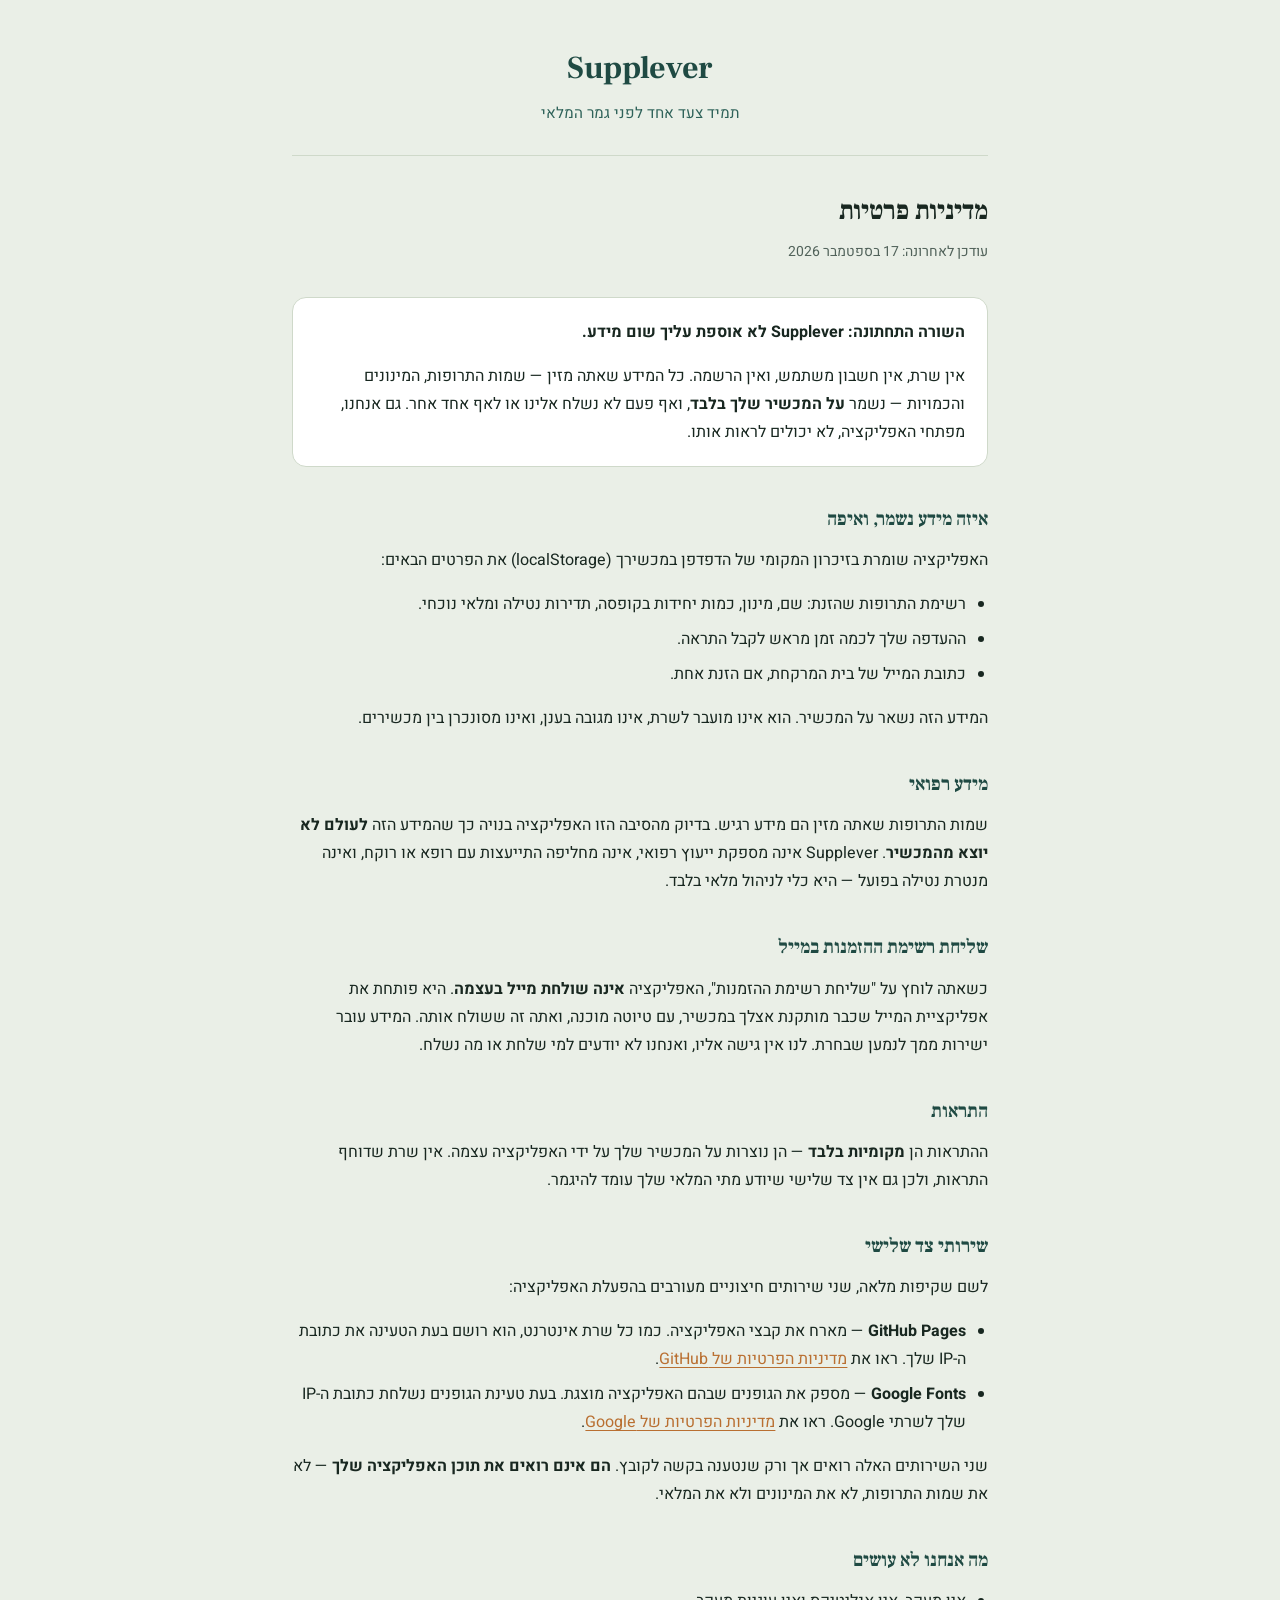
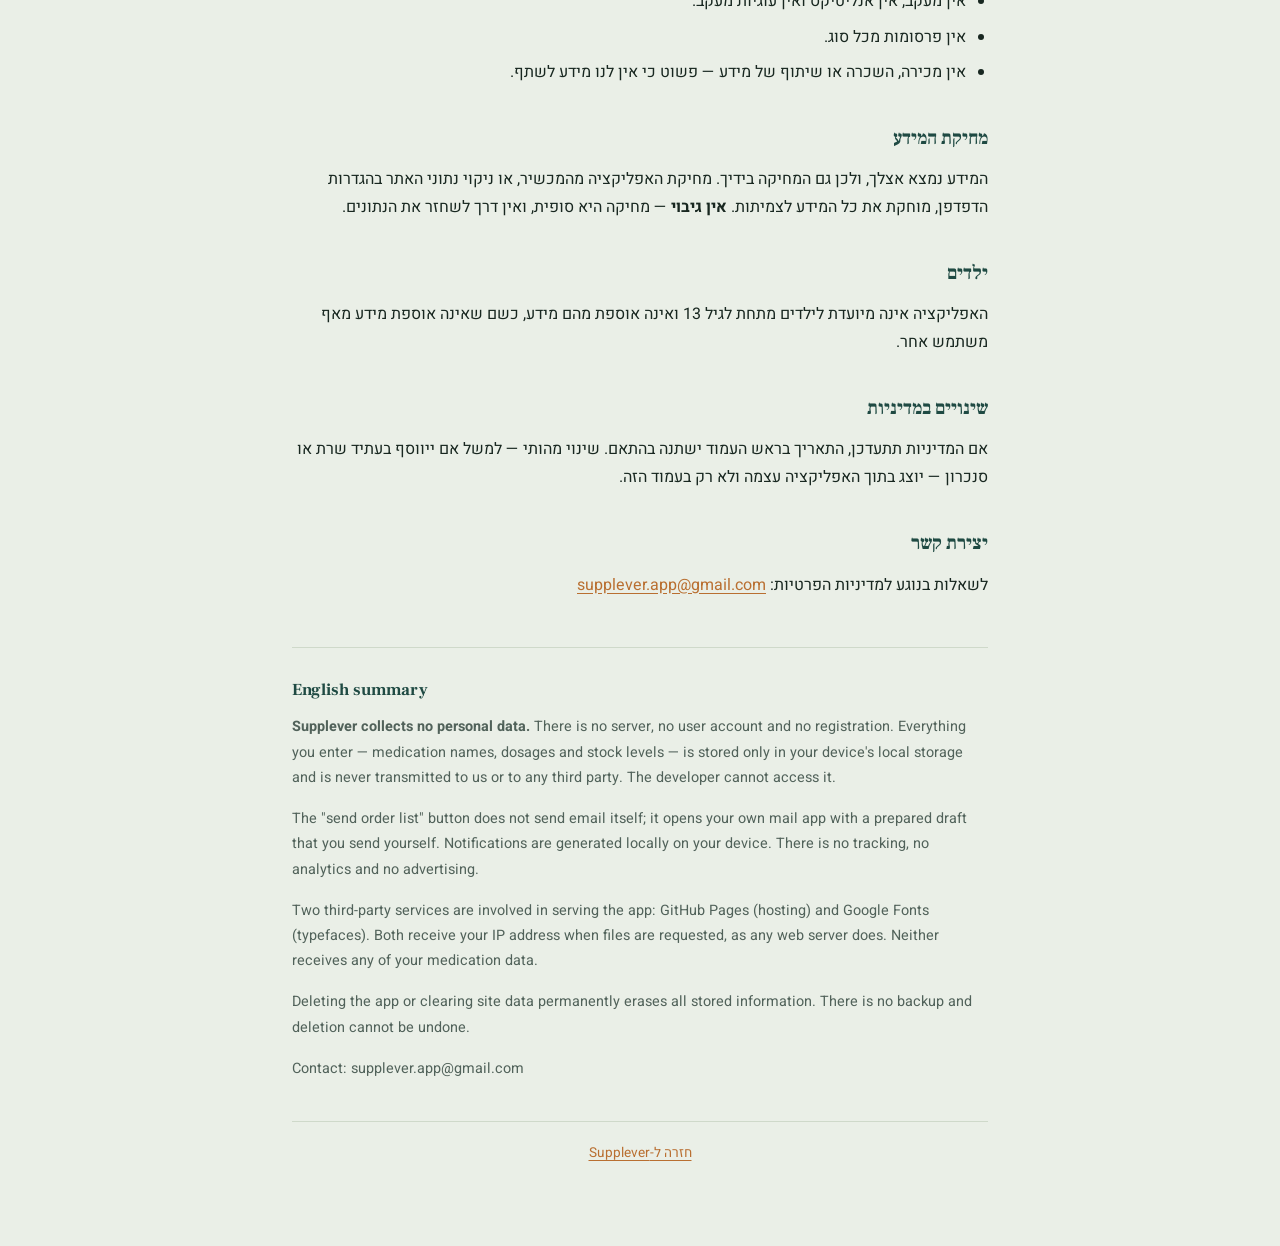
<file: privacy.html>
<!DOCTYPE html>
<html lang="he" dir="rtl">
<head>
<meta charset="UTF-8">
<meta name="viewport" content="width=device-width, initial-scale=1">
<title>מדיניות פרטיות — Supplever</title>
<link rel="preconnect" href="https://fonts.googleapis.com">
<link rel="preconnect" href="https://fonts.gstatic.com" crossorigin>
<link href="https://fonts.googleapis.com/css2?family=Frank+Ruhl+Libre:wght@400;700&family=Heebo:wght@300;400;500;700&display=swap" rel="stylesheet">
<style>
  :root{
    --bg:#EAEFE7; --bg-deep:#DEE6DA; --card:#FFFFFF;
    --ink:#182720; --ink-soft:#51625A;
    --teal:#1F4A43; --teal-light:#2E6259; --clay:#B96F31;
    --line:#CFD9CA;
  }
  *{box-sizing:border-box;}
  body{
    margin:0; background:var(--bg); color:var(--ink);
    font-family:"Heebo", "Segoe UI", system-ui, sans-serif;
    font-weight:400; line-height:1.75; font-size:16px;
  }
  .wrap{max-width:46rem; margin:0 auto; padding:2.5rem 1.25rem 4rem;}
  header{text-align:center; padding-bottom:1.75rem; border-bottom:1px solid var(--line); margin-bottom:2rem;}
  .brand{
    font-family:"Frank Ruhl Libre", Georgia, serif; font-weight:700;
    font-size:2rem; color:var(--teal); margin:0 0 .25rem; letter-spacing:-.01em;
  }
  .tagline{margin:0; color:var(--teal-light); font-size:.95rem;}
  h1{
    font-family:"Frank Ruhl Libre", Georgia, serif; font-weight:700;
    font-size:1.65rem; margin:0 0 .4rem; text-wrap:balance;
  }
  .updated{margin:0 0 2rem; color:var(--ink-soft); font-size:.875rem;}
  h2{
    font-family:"Frank Ruhl Libre", Georgia, serif; font-weight:700;
    font-size:1.2rem; margin:2.25rem 0 .6rem; color:var(--teal);
  }
  p{margin:0 0 1rem;}
  ul{margin:0 0 1rem; padding-inline-start:1.35rem;}
  li{margin-bottom:.45rem;}
  strong{font-weight:700;}
  a{color:var(--clay); text-underline-offset:3px;}
  .lead{
    background:var(--card); border:1px solid var(--line); border-radius:14px;
    padding:1.25rem 1.4rem; margin:0 0 1.5rem;
  }
  .lead p:last-child{margin-bottom:0;}
  .en{
    margin-top:3rem; padding-top:1.75rem; border-top:1px solid var(--line);
    direction:ltr; text-align:left; color:var(--ink-soft); font-size:.9rem;
  }
  .en h2{margin-top:0; font-size:1.05rem;}
  footer{
    margin-top:2.5rem; padding-top:1.25rem; border-top:1px solid var(--line);
    color:var(--ink-soft); font-size:.85rem; text-align:center;
  }
</style>
</head>
<body>
<div class="wrap">

  <header>
    <p class="brand">Supplever</p>
    <p class="tagline">תמיד צעד אחד לפני גמר המלאי</p>
  </header>

  <h1>מדיניות פרטיות</h1>
  <p class="updated">עודכן לאחרונה: 17 בספטמבר 2026</p>

  <div class="lead">
    <p><strong>השורה התחתונה: Supplever לא אוספת עליך שום מידע.</strong></p>
    <p>אין שרת, אין חשבון משתמש, ואין הרשמה. כל המידע שאתה מזין — שמות התרופות, המינונים והכמויות — נשמר <strong>על המכשיר שלך בלבד</strong>, ואף פעם לא נשלח אלינו או לאף אחד אחר. גם אנחנו, מפתחי האפליקציה, לא יכולים לראות אותו.</p>
  </div>

  <h2>איזה מידע נשמר, ואיפה</h2>
  <p>האפליקציה שומרת בזיכרון המקומי של הדפדפן במכשירך (localStorage) את הפרטים הבאים:</p>
  <ul>
    <li>רשימת התרופות שהזנת: שם, מינון, כמות יחידות בקופסה, תדירות נטילה ומלאי נוכחי.</li>
    <li>ההעדפה שלך לכמה זמן מראש לקבל התראה.</li>
    <li>כתובת המייל של בית המרקחת, אם הזנת אחת.</li>
  </ul>
  <p>המידע הזה נשאר על המכשיר. הוא אינו מועבר לשרת, אינו מגובה בענן, ואינו מסונכרן בין מכשירים.</p>

  <h2>מידע רפואי</h2>
  <p>שמות התרופות שאתה מזין הם מידע רגיש. בדיוק מהסיבה הזו האפליקציה בנויה כך שהמידע הזה <strong>לעולם לא יוצא מהמכשיר</strong>. Supplever אינה מספקת ייעוץ רפואי, אינה מחליפה התייעצות עם רופא או רוקח, ואינה מנטרת נטילה בפועל — היא כלי לניהול מלאי בלבד.</p>

  <h2>שליחת רשימת ההזמנות במייל</h2>
  <p>כשאתה לוחץ על "שליחת רשימת ההזמנות", האפליקציה <strong>אינה שולחת מייל בעצמה</strong>. היא פותחת את אפליקציית המייל שכבר מותקנת אצלך במכשיר, עם טיוטה מוכנה, ואתה זה ששולח אותה. המידע עובר ישירות ממך לנמען שבחרת. לנו אין גישה אליו, ואנחנו לא יודעים למי שלחת או מה נשלח.</p>

  <h2>התראות</h2>
  <p>ההתראות הן <strong>מקומיות בלבד</strong> — הן נוצרות על המכשיר שלך על ידי האפליקציה עצמה. אין שרת שדוחף התראות, ולכן גם אין צד שלישי שיודע מתי המלאי שלך עומד להיגמר.</p>

  <h2>שירותי צד שלישי</h2>
  <p>לשם שקיפות מלאה, שני שירותים חיצוניים מעורבים בהפעלת האפליקציה:</p>
  <ul>
    <li><strong>GitHub Pages</strong> — מארח את קבצי האפליקציה. כמו כל שרת אינטרנט, הוא רושם בעת הטעינה את כתובת ה-IP שלך. ראו את <a href="https://docs.github.com/en/site-policy/privacy-policies/github-privacy-statement" target="_blank" rel="noopener">מדיניות הפרטיות של GitHub</a>.</li>
    <li><strong>Google Fonts</strong> — מספק את הגופנים שבהם האפליקציה מוצגת. בעת טעינת הגופנים נשלחת כתובת ה-IP שלך לשרתי Google. ראו את <a href="https://policies.google.com/privacy" target="_blank" rel="noopener">מדיניות הפרטיות של Google</a>.</li>
  </ul>
  <p>שני השירותים האלה רואים אך ורק שנטענה בקשה לקובץ. <strong>הם אינם רואים את תוכן האפליקציה שלך</strong> — לא את שמות התרופות, לא את המינונים ולא את המלאי.</p>

  <h2>מה אנחנו לא עושים</h2>
  <ul>
    <li>אין מעקב, אין אנליטיקס ואין עוגיות מעקב.</li>
    <li>אין פרסומות מכל סוג.</li>
    <li>אין מכירה, השכרה או שיתוף של מידע — פשוט כי אין לנו מידע לשתף.</li>
  </ul>

  <h2>מחיקת המידע</h2>
  <p>המידע נמצא אצלך, ולכן גם המחיקה בידיך. מחיקת האפליקציה מהמכשיר, או ניקוי נתוני האתר בהגדרות הדפדפן, מוחקת את כל המידע לצמיתות. <strong>אין גיבוי</strong> — מחיקה היא סופית, ואין דרך לשחזר את הנתונים.</p>

  <h2>ילדים</h2>
  <p>האפליקציה אינה מיועדת לילדים מתחת לגיל 13 ואינה אוספת מהם מידע, כשם שאינה אוספת מידע מאף משתמש אחר.</p>

  <h2>שינויים במדיניות</h2>
  <p>אם המדיניות תתעדכן, התאריך בראש העמוד ישתנה בהתאם. שינוי מהותי — למשל אם ייווסף בעתיד שרת או סנכרון — יוצג בתוך האפליקציה עצמה ולא רק בעמוד הזה.</p>

  <h2>יצירת קשר</h2>
  <p>לשאלות בנוגע למדיניות הפרטיות: <a href="mailto:supplever.app@gmail.com">supplever.app@gmail.com</a></p>

  <div class="en">
    <h2>English summary</h2>
    <p><strong>Supplever collects no personal data.</strong> There is no server, no user account and no registration. Everything you enter — medication names, dosages and stock levels — is stored only in your device's local storage and is never transmitted to us or to any third party. The developer cannot access it.</p>
    <p>The "send order list" button does not send email itself; it opens your own mail app with a prepared draft that you send yourself. Notifications are generated locally on your device. There is no tracking, no analytics and no advertising.</p>
    <p>Two third-party services are involved in serving the app: GitHub Pages (hosting) and Google Fonts (typefaces). Both receive your IP address when files are requested, as any web server does. Neither receives any of your medication data.</p>
    <p>Deleting the app or clearing site data permanently erases all stored information. There is no backup and deletion cannot be undone.</p>
    <p>Contact: supplever.app@gmail.com</p>
  </div>

  <footer>
    <p><a href="./index.html">חזרה ל-Supplever</a></p>
  </footer>

</div>
</body>
</html>
</file>
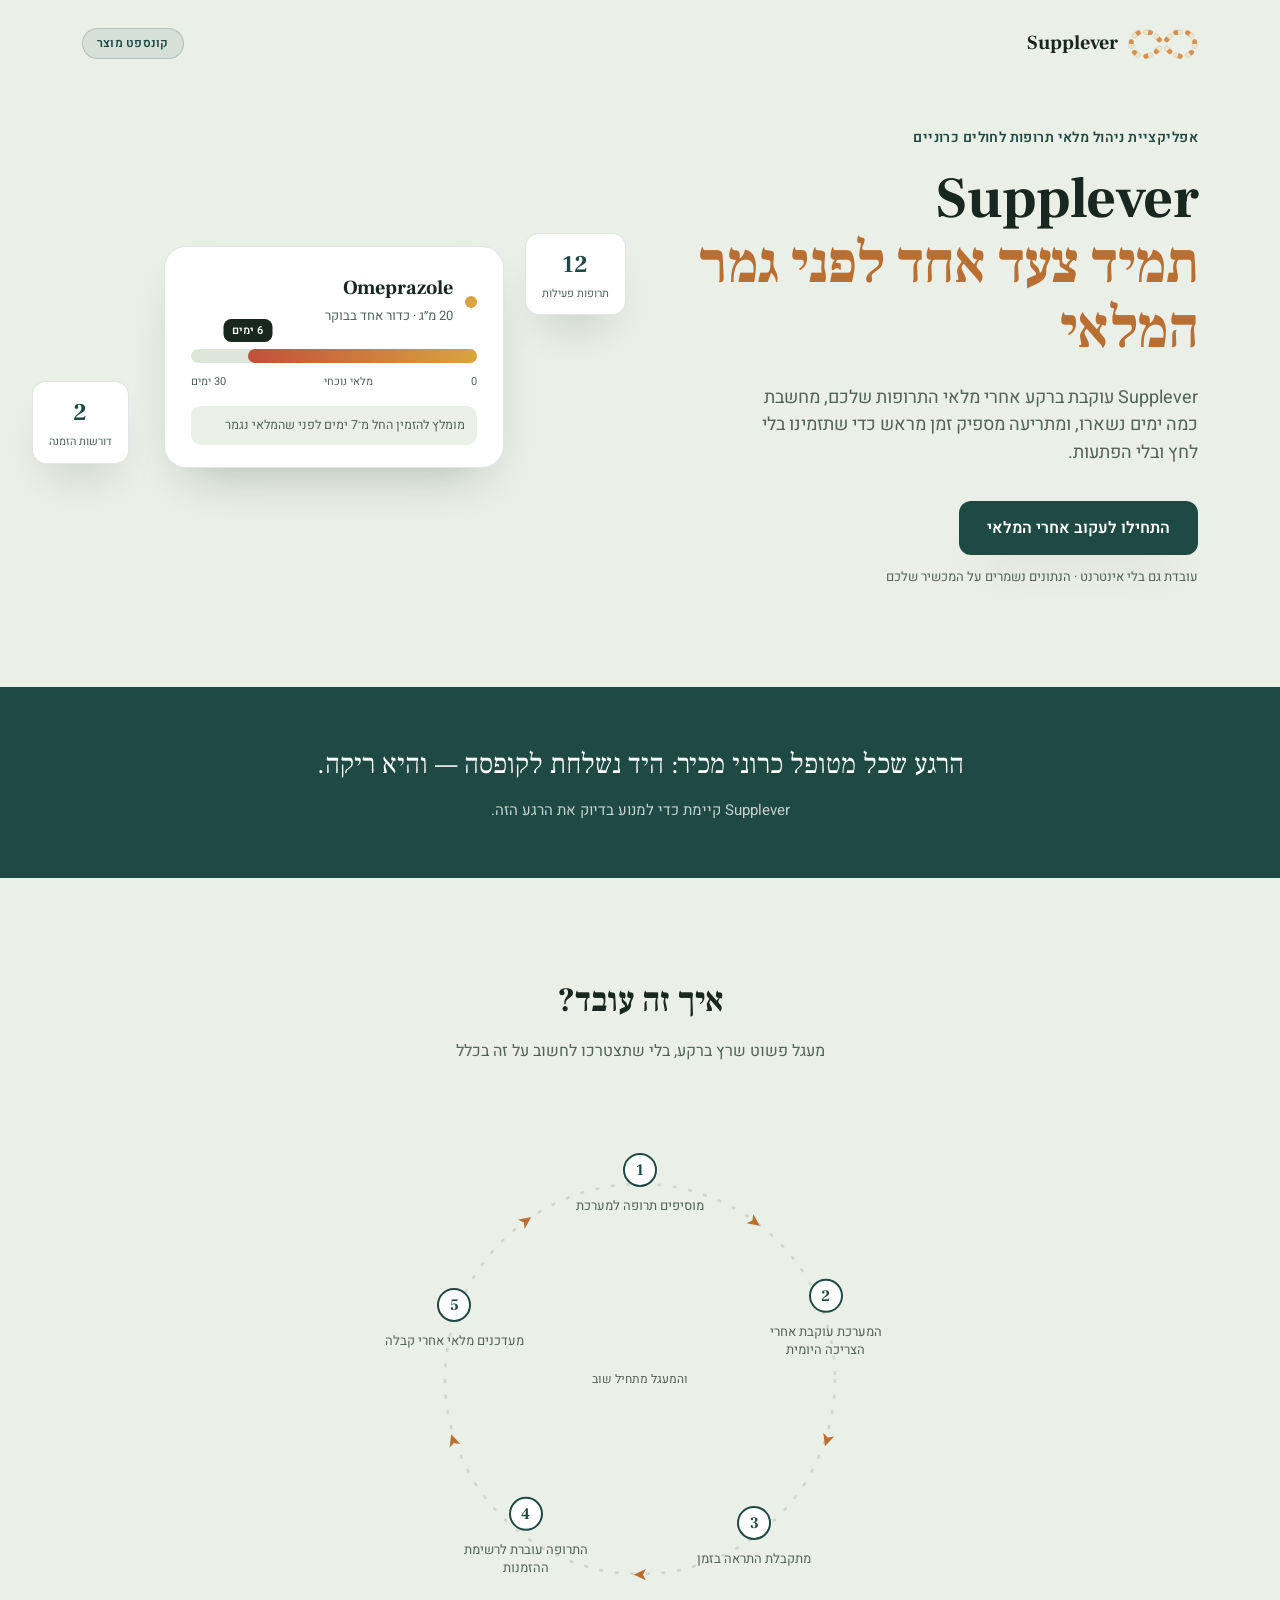
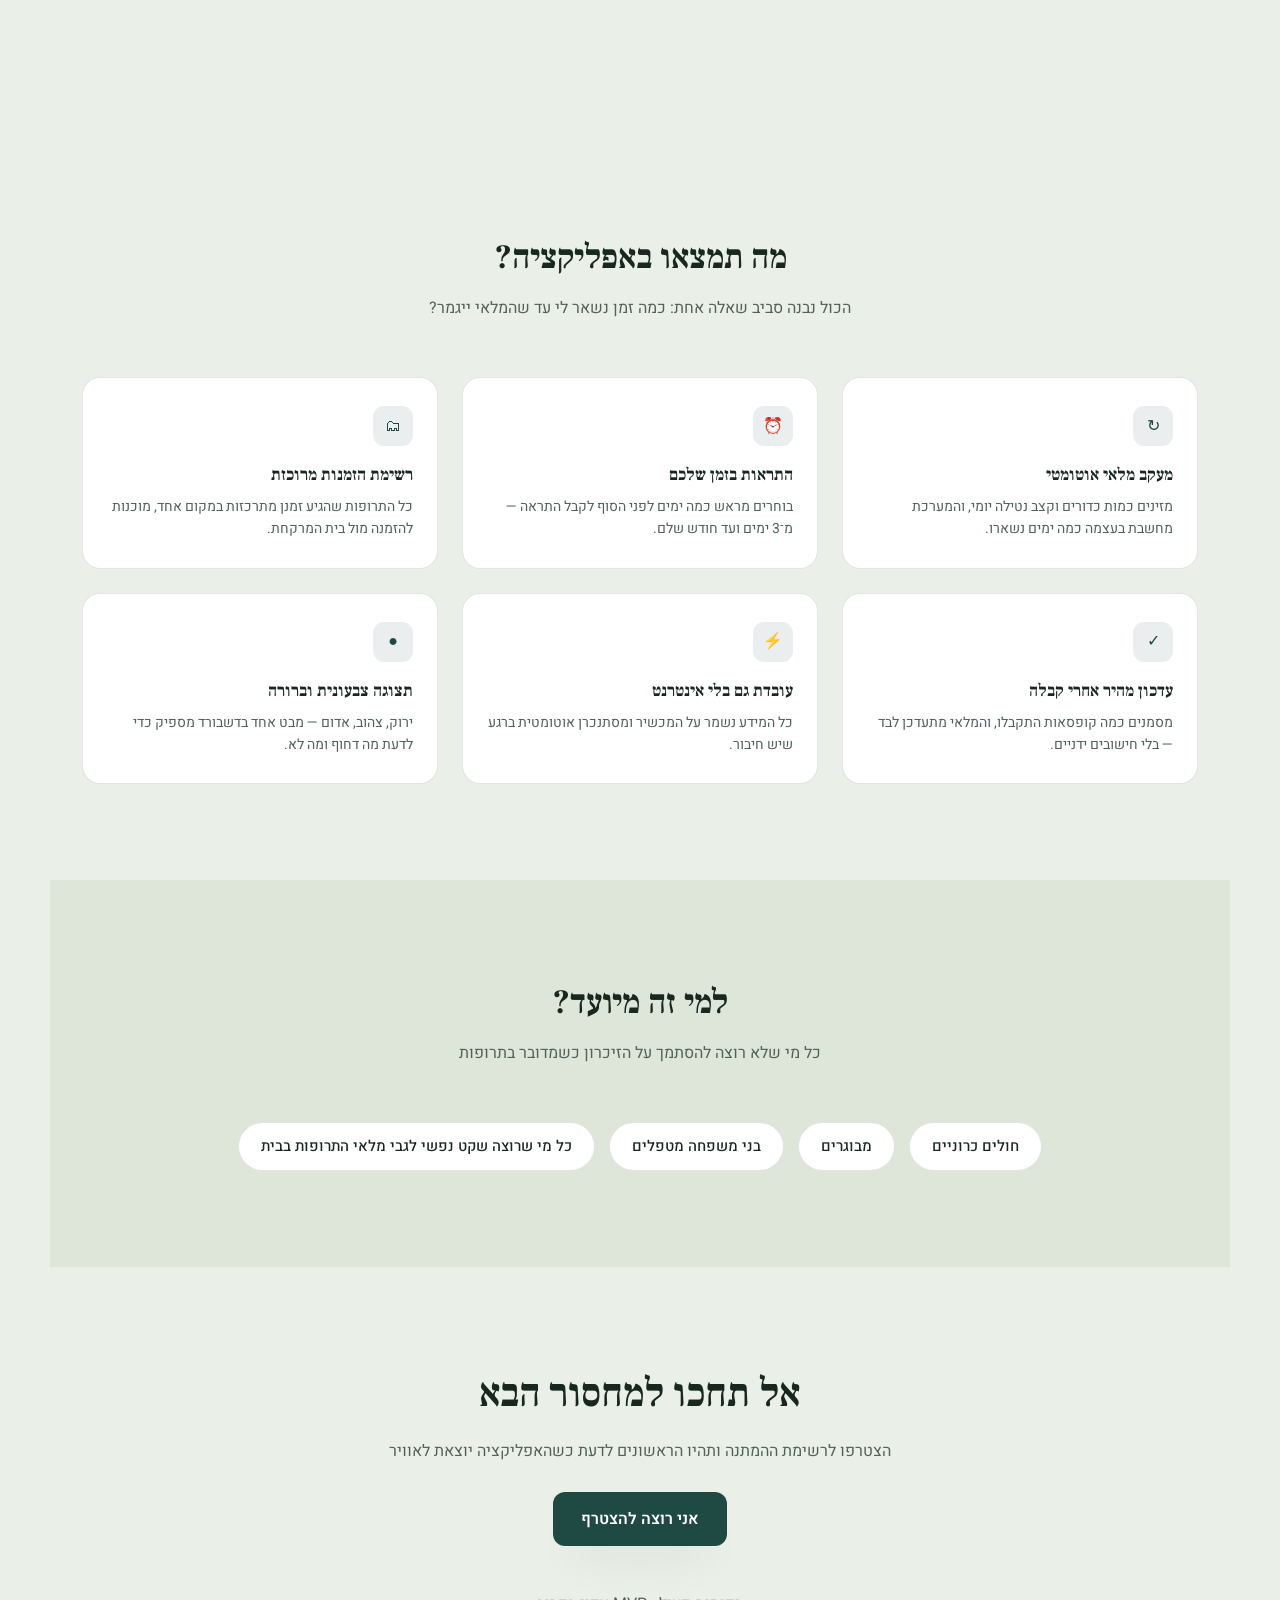
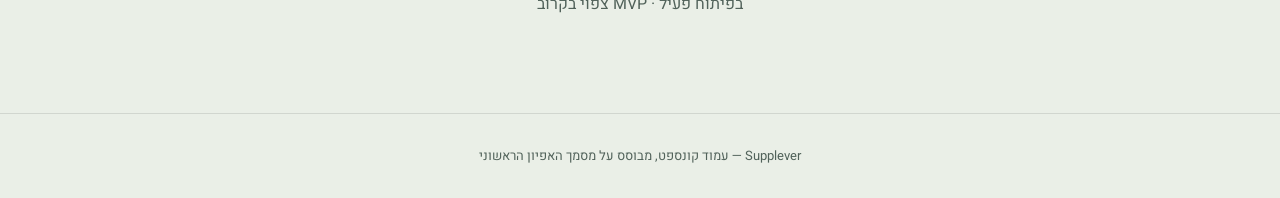
<file: supplever-cover.html>
<!DOCTYPE html>
<html lang="he" dir="rtl">
<head>
<meta charset="UTF-8">
<meta name="viewport" content="width=device-width, initial-scale=1.0">
<title>Supplever — ניהול מלאי תרופות</title>
<link rel="preconnect" href="https://fonts.googleapis.com">
<link rel="preconnect" href="https://fonts.gstatic.com" crossorigin>
<link href="https://fonts.googleapis.com/css2?family=Frank+Ruhl+Libre:wght@400;500;700;900&family=Heebo:wght@300;400;500;600;700;800&display=swap" rel="stylesheet">
<style>
  :root{
    --bg-canvas:#EAEFE7;
    --bg-canvas-deep:#DEE6DA;
    --ink:#182720;
    --ink-soft:#51625A;
    --teal-deep:#1F4A43;
    --teal-deep-light:#2E6259;
    --clay:#D98F4E;
    --clay-dark:#B96F31;
    --status-good:#4C7A5E;
    --status-warn:#D9A441;
    --status-danger:#C1503A;
    --capsule-cap:#D98F4E;
    --capsule-body:#F1E4C7;
    --card-bg:#FFFFFF;
    --border-soft: rgba(24,39,32,0.12);
    --shadow-soft: 0 24px 48px -24px rgba(24,39,32,0.30);
    --font-display: 'Frank Ruhl Libre', serif;
    --font-body: 'Heebo', sans-serif;
  }

  *{ box-sizing:border-box; margin:0; padding:0; }

  html{ scroll-behavior:smooth; }

  body{
    background:var(--bg-canvas);
    color:var(--ink);
    font-family:var(--font-body);
    line-height:1.55;
    -webkit-font-smoothing:antialiased;
  }

  h1,h2,h3{ font-family:var(--font-display); font-weight:700; color:var(--ink); }

  a{ color:inherit; }

  button{ font-family:var(--font-body); cursor:pointer; border:none; }

  .wrap{ max-width:1180px; margin:0 auto; padding:0 32px; }

  /* ---------- header ---------- */
  .site-header{
    display:flex; align-items:center; justify-content:space-between;
    padding:28px 32px; max-width:1180px; margin:0 auto;
  }
  .logo{ display:flex; align-items:center; gap:10px; }
  .logo-icon{ width:70px; height:30px; display:block; flex-shrink:0; }
  .logo-text{ font-family:var(--font-display); font-size:20px; font-weight:700; }
  .badge{
    font-size:12px; font-weight:600; color:var(--teal-deep); background:rgba(31,74,67,0.09);
    border:1px solid rgba(31,74,67,0.2); border-radius:999px; padding:5px 14px;
    letter-spacing:.02em;
  }

  /* ---------- hero ---------- */
  .hero{
    max-width:1180px; margin:0 auto; padding:40px 32px 100px;
    display:grid; grid-template-columns:1.05fr 0.95fr; gap:56px; align-items:center;
  }
  .eyebrow{
    font-size:14px; font-weight:600; color:var(--teal-deep);
    letter-spacing:.03em; margin-bottom:18px;
  }
  .hero h1{
    font-size:clamp(38px,5vw,58px); line-height:1.12; letter-spacing:-0.01em;
  }
  .hero h1 .accent{ color:var(--clay-dark); }
  .lede{
    margin-top:22px; font-size:18px; color:var(--ink-soft); max-width:46ch;
  }
  .hero-cta{ margin-top:34px; display:flex; flex-direction:column; gap:12px; align-items:flex-start; }
  .btn-primary{
    background:var(--teal-deep); color:#fff; font-size:16px; font-weight:600;
    padding:15px 28px; border-radius:12px; box-shadow:var(--shadow-soft);
    transition:transform .18s ease, background .18s ease;
  }
  .btn-primary:hover{ background:var(--teal-deep-light); transform:translateY(-2px); }
  .btn-primary:focus-visible{ outline:3px solid var(--clay); outline-offset:3px; }
  .hero-note{ font-size:13px; color:var(--ink-soft); }

  /* ---------- hero visual: medication card mockup ---------- */
  .hero-visual{ position:relative; display:flex; justify-content:center; }
  .med-card{
    background:var(--card-bg); border-radius:22px; padding:26px 26px 22px;
    width:100%; max-width:340px; box-shadow:var(--shadow-soft);
    border:1px solid var(--border-soft);
  }
  .med-card-top{ display:flex; align-items:center; gap:12px; }
  .status-dot{ width:12px; height:12px; border-radius:50%; flex-shrink:0; margin-top:4px; }
  .status-good{ background:var(--status-good); }
  .status-warn{ background:var(--status-warn); }
  .status-danger{ background:var(--status-danger); }
  .med-name{ font-family:var(--font-display); font-size:20px; font-weight:700; }
  .med-dose{ font-size:13px; color:var(--ink-soft); margin-top:2px; }

  .stock-bar-wrap{ margin-top:22px; }
  .stock-bar{
    position:relative; height:14px; border-radius:999px; background:var(--bg-canvas-deep);
    overflow:visible;
  }
  .stock-bar-fill{
    position:absolute; inset:0; right:0; width:0%; border-radius:999px;
    background:linear-gradient(90deg,var(--status-danger),var(--status-warn));
    transition:width 1.4s cubic-bezier(.2,.8,.2,1);
  }
  .stock-marker{
    position:absolute; top:-30px; transform:translateX(50%);
    background:var(--ink); color:#fff; font-size:11px; font-weight:600;
    padding:3px 9px; border-radius:8px; white-space:nowrap;
  }
  .stock-marker::after{
    content:""; position:absolute; bottom:-4px; right:50%; transform:translateX(50%);
    border:4px solid transparent; border-top-color:var(--ink);
  }
  .stock-bar-labels{
    display:flex; justify-content:space-between; font-size:11px; color:var(--ink-soft);
    margin-top:10px;
  }
  .med-hint{
    margin-top:16px; font-size:12.5px; color:var(--ink-soft);
    background:var(--bg-canvas); border-radius:10px; padding:10px 12px;
  }

  .mini-stat-chip{
    position:absolute; background:var(--card-bg); border-radius:14px;
    padding:12px 16px; box-shadow:var(--shadow-soft); border:1px solid var(--border-soft);
    text-align:center;
  }
  .chip-1{ top:-6%; right:-8%; }
  .chip-2{ bottom:2%; left:-10%; }
  .chip-num{ font-family:var(--font-display); font-size:24px; font-weight:700; color:var(--teal-deep); }
  .chip-label{ font-size:11px; color:var(--ink-soft); margin-top:2px; }

  /* ---------- problem band ---------- */
  .problem-band{
    background:var(--teal-deep); color:#fff; text-align:center;
    padding:56px 32px;
  }
  .problem-band p{ font-family:var(--font-display); font-size:clamp(20px,3vw,28px); max-width:720px; margin:0 auto; }
  .problem-band .problem-sub{
    font-family:var(--font-body); font-size:15px; opacity:.75; margin-top:12px;
  }

  /* ---------- sections generic ---------- */
  section.content{ max-width:1180px; margin:0 auto; padding:96px 32px; }
  .section-head{ text-align:center; max-width:560px; margin:0 auto 56px; }
  .section-head h2{ font-size:clamp(26px,3vw,34px); }
  .section-sub{ color:var(--ink-soft); margin-top:12px; font-size:16px; }

  /* ---------- cycle diagram ---------- */
  .cycle-diagram{
    position:relative; width:100%; max-width:520px; aspect-ratio:1/1; margin:0 auto;
  }
  .cycle-diagram svg{ position:absolute; inset:0; width:100%; height:100%; }
  .cycle-node{
    position:absolute; transform:translate(-50%,-50%); width:150px; text-align:center;
  }
  .cycle-node .num{
    width:34px; height:34px; border-radius:50%; background:var(--card-bg);
    border:2px solid var(--teal-deep); color:var(--teal-deep); font-weight:700;
    display:flex; align-items:center; justify-content:center; margin:0 auto 10px;
    font-family:var(--font-display); box-shadow:var(--shadow-soft);
  }
  .cycle-node p{ font-size:13px; color:var(--ink-soft); line-height:1.4; }
  .cycle-arrow{
    position:absolute; font-size:18px; line-height:1; color:var(--clay-dark);
    transform-origin:center;
  }
  .cycle-center{
    position:absolute; top:50%; left:50%; transform:translate(-50%,-50%);
    text-align:center; font-size:12px; color:var(--ink-soft); max-width:120px;
  }

  /* ---------- features ---------- */
  .features-grid{
    display:grid; grid-template-columns:repeat(3,1fr); gap:24px;
  }
  .feature-card{
    background:var(--card-bg); border:1px solid var(--border-soft); border-radius:18px;
    padding:28px 24px; transition:transform .18s ease, box-shadow .18s ease;
  }
  .feature-card:hover{ transform:translateY(-4px); box-shadow:var(--shadow-soft); }
  .feature-icon{
    width:40px; height:40px; border-radius:11px; background:rgba(31,74,67,0.09);
    display:flex; align-items:center; justify-content:center; margin-bottom:16px;
    color:var(--teal-deep);
  }
  .feature-card h3{ font-size:17px; font-weight:700; }
  .feature-card p{ font-size:14px; color:var(--ink-soft); margin-top:8px; }

  /* ---------- audience ---------- */
  .audience{ background:var(--bg-canvas-deep); }
  .audience-list{
    display:flex; flex-wrap:wrap; gap:14px; justify-content:center;
  }
  .audience-chip{
    background:var(--card-bg); border:1px solid var(--border-soft); border-radius:999px;
    padding:12px 22px; font-size:15px; font-weight:500;
  }

  /* ---------- final CTA ---------- */
  .final-cta{ text-align:center; }
  .final-cta h2{ font-size:clamp(28px,4vw,40px); }
  .final-cta p{ color:var(--ink-soft); margin-top:14px; font-size:16px; }
  .final-cta .btn-primary{ margin-top:28px; }
  .dev-note{ margin-top:18px; font-size:13px; color:var(--ink-soft); }
  .click-counter{ margin-top:14px; font-size:13px; color:var(--teal-deep); font-weight:600; min-height:18px; }

  footer{
    text-align:center; padding:32px; font-size:13px; color:var(--ink-soft);
    border-top:1px solid var(--border-soft);
  }

  /* ---------- reveal ---------- */
  .reveal{ opacity:0; transform:translateY(18px); transition:opacity .7s ease, transform .7s ease; }
  .reveal.in{ opacity:1; transform:translateY(0); }

  .toast{
    position:fixed; bottom:28px; left:50%; transform:translateX(-50%) translateY(20px);
    background:var(--ink); color:#fff; padding:13px 22px; border-radius:12px;
    font-size:14px; opacity:0; pointer-events:none; transition:opacity .3s ease, transform .3s ease;
    z-index:50;
  }
  .toast.show{ opacity:1; transform:translateX(-50%) translateY(0); }

  @media (max-width:900px){
    .hero{ grid-template-columns:1fr; padding-top:20px; }
    .hero-visual{ margin-top:20px; }
    .chip-1,.chip-2{ display:none; }
    .features-grid{ grid-template-columns:1fr 1fr; }
    .cycle-node{ width:110px; }
  }
  @media (max-width:560px){
    .site-header{ padding:22px 20px; }
    .hero{ padding:10px 20px 70px; }
    section.content{ padding:64px 20px; }
    .features-grid{ grid-template-columns:1fr; }
    .cycle-diagram{ max-width:340px; }
    .cycle-node{ width:90px; }
    .cycle-node p{ font-size:11px; }
    .cycle-node .num{ width:28px; height:28px; font-size:13px; }
  }

  @media (prefers-reduced-motion: reduce){
    *{ transition:none !important; animation:none !important; scroll-behavior:auto !important; }
  }
</style>
</head>
<body>

<header class="site-header">
  <div class="logo">
    <svg class="logo-icon" viewBox="-9 6 102 44" xmlns="http://www.w3.org/2000/svg" aria-hidden="true">
      <defs>
        <rect id="capsuleShape" x="-7" y="-3.5" width="14" height="7" rx="3.5" ry="3.5"/>
        <clipPath id="capsuleLeftHalf"><rect x="-7.5" y="-4" width="7.5" height="8"/></clipPath>
      </defs>
      <g transform="translate(49.57,36.68) rotate(-132.61)"><use href="#capsuleShape" fill="var(--capsule-body)" stroke="rgba(24,39,32,0.22)" stroke-width="0.6"/><g clip-path="url(#capsuleLeftHalf)"><use href="#capsuleShape" fill="var(--capsule-cap)"/></g></g>
      <g transform="translate(34.43,19.32) rotate(-132.61)"><use href="#capsuleShape" fill="var(--capsule-body)" stroke="rgba(24,39,32,0.22)" stroke-width="0.6"/><g clip-path="url(#capsuleLeftHalf)"><use href="#capsuleShape" fill="var(--capsule-cap)"/></g></g>
      <g transform="translate(34.43,36.68) rotate(-47.39)"><use href="#capsuleShape" fill="var(--capsule-body)" stroke="rgba(24,39,32,0.22)" stroke-width="0.6"/><g clip-path="url(#capsuleLeftHalf)"><use href="#capsuleShape" fill="var(--capsule-cap)"/></g></g>
      <g transform="translate(49.57,19.32) rotate(-47.39)"><use href="#capsuleShape" fill="var(--capsule-body)" stroke="rgba(24,39,32,0.22)" stroke-width="0.6"/><g clip-path="url(#capsuleLeftHalf)"><use href="#capsuleShape" fill="var(--capsule-cap)"/></g></g>
      <g transform="translate(88.5,28) rotate(90)"><use href="#capsuleShape" fill="var(--capsule-body)" stroke="rgba(24,39,32,0.22)" stroke-width="0.6"/><g clip-path="url(#capsuleLeftHalf)"><use href="#capsuleShape" fill="var(--capsule-cap)"/></g></g>
      <g transform="translate(81.04,42.34) rotate(145)"><use href="#capsuleShape" fill="var(--capsule-body)" stroke="rgba(24,39,32,0.22)" stroke-width="0.6"/><g clip-path="url(#capsuleLeftHalf)"><use href="#capsuleShape" fill="var(--capsule-cap)"/></g></g>
      <g transform="translate(63.84,45.08) rotate(197)"><use href="#capsuleShape" fill="var(--capsule-body)" stroke="rgba(24,39,32,0.22)" stroke-width="0.6"/><g clip-path="url(#capsuleLeftHalf)"><use href="#capsuleShape" fill="var(--capsule-cap)"/></g></g>
      <g transform="translate(81.04,13.66) rotate(35)"><use href="#capsuleShape" fill="var(--capsule-body)" stroke="rgba(24,39,32,0.22)" stroke-width="0.6"/><g clip-path="url(#capsuleLeftHalf)"><use href="#capsuleShape" fill="var(--capsule-cap)"/></g></g>
      <g transform="translate(63.84,10.92) rotate(-6)"><use href="#capsuleShape" fill="var(--capsule-body)" stroke="rgba(24,39,32,0.22)" stroke-width="0.6"/><g clip-path="url(#capsuleLeftHalf)"><use href="#capsuleShape" fill="var(--capsule-cap)"/></g></g>
      <g transform="translate(-4.5,28) rotate(90)"><use href="#capsuleShape" fill="var(--capsule-body)" stroke="rgba(24,39,32,0.22)" stroke-width="0.6"/><g clip-path="url(#capsuleLeftHalf)"><use href="#capsuleShape" fill="var(--capsule-cap)"/></g></g>
      <g transform="translate(2.96,42.34) rotate(35)"><use href="#capsuleShape" fill="var(--capsule-body)" stroke="rgba(24,39,32,0.22)" stroke-width="0.6"/><g clip-path="url(#capsuleLeftHalf)"><use href="#capsuleShape" fill="var(--capsule-cap)"/></g></g>
      <g transform="translate(20.16,45.08) rotate(-17)"><use href="#capsuleShape" fill="var(--capsule-body)" stroke="rgba(24,39,32,0.22)" stroke-width="0.6"/><g clip-path="url(#capsuleLeftHalf)"><use href="#capsuleShape" fill="var(--capsule-cap)"/></g></g>
      <g transform="translate(2.96,13.66) rotate(145)"><use href="#capsuleShape" fill="var(--capsule-body)" stroke="rgba(24,39,32,0.22)" stroke-width="0.6"/><g clip-path="url(#capsuleLeftHalf)"><use href="#capsuleShape" fill="var(--capsule-cap)"/></g></g>
      <g transform="translate(20.16,10.92) rotate(186)"><use href="#capsuleShape" fill="var(--capsule-body)" stroke="rgba(24,39,32,0.22)" stroke-width="0.6"/><g clip-path="url(#capsuleLeftHalf)"><use href="#capsuleShape" fill="var(--capsule-cap)"/></g></g>
    </svg>
    <span class="logo-text">Supplever</span>
  </div>
  <span class="badge">קונספט מוצר</span>
</header>

<main>

  <section class="hero">
    <div class="hero-text">
      <p class="eyebrow">אפליקציית ניהול מלאי תרופות לחולים כרוניים</p>
      <h1>Supplever<br><span class="accent">תמיד צעד אחד לפני גמר המלאי</span></h1>
      <p class="lede">Supplever עוקבת ברקע אחרי מלאי התרופות שלכם, מחשבת כמה ימים נשארו, ומתריעה מספיק זמן מראש כדי שתזמינו בלי לחץ ובלי הפתעות.</p>
      <div class="hero-cta">
        <button class="btn-primary" id="ctaBtn">התחילו לעקוב אחרי המלאי</button>
        <p class="hero-note">עובדת גם בלי אינטרנט · הנתונים נשמרים על המכשיר שלכם</p>
      </div>
    </div>

    <div class="hero-visual">
      <div class="med-card">
        <div class="med-card-top">
          <span class="status-dot status-warn"></span>
          <div>
            <p class="med-name">Omeprazole</p>
            <p class="med-dose">20 מ״ג · כדור אחד בבוקר</p>
          </div>
        </div>
        <div class="stock-bar-wrap">
          <div class="stock-bar">
            <div class="stock-bar-fill" id="stockFill"></div>
            <div class="stock-marker" id="stockMarker" style="right:0%"><span>6 ימים</span></div>
          </div>
          <div class="stock-bar-labels">
            <span>0</span><span>מלאי נוכחי</span><span>30 ימים</span>
          </div>
        </div>
        <p class="med-hint">מומלץ להזמין החל מ־7 ימים לפני שהמלאי נגמר</p>
      </div>
      <div class="mini-stat-chip chip-1">
        <p class="chip-num">12</p><p class="chip-label">תרופות פעילות</p>
      </div>
      <div class="mini-stat-chip chip-2">
        <p class="chip-num">2</p><p class="chip-label">דורשות הזמנה</p>
      </div>
    </div>
  </section>

  <section class="problem-band">
    <p>הרגע שכל מטופל כרוני מכיר: היד נשלחת לקופסה — והיא ריקה.</p>
    <p class="problem-sub">Supplever קיימת כדי למנוע בדיוק את הרגע הזה.</p>
  </section>

  <section class="content how-it-works reveal">
    <div class="section-head">
      <h2>איך זה עובד?</h2>
      <p class="section-sub">מעגל פשוט שרץ ברקע, בלי שתצטרכו לחשוב על זה בכלל</p>
    </div>

    <div class="cycle-diagram">
      <svg viewBox="0 0 400 400" fill="none" aria-hidden="true">
        <circle cx="200" cy="200" r="150" stroke="var(--border-soft)" stroke-width="2" stroke-dasharray="3 9" />
      </svg>

      <div class="cycle-node" style="left:50%; top:12.5%;">
        <div class="num">1</div>
        <p>מוסיפים תרופה למערכת</p>
      </div>
      <div class="cycle-node" style="left:85.7%; top:38.4%;">
        <div class="num">2</div>
        <p>המערכת עוקבת אחרי הצריכה היומית</p>
      </div>
      <div class="cycle-node" style="left:72%; top:80.3%;">
        <div class="num">3</div>
        <p>מתקבלת התראה בזמן</p>
      </div>
      <div class="cycle-node" style="left:28%; top:80.3%;">
        <div class="num">4</div>
        <p>התרופה עוברת לרשימת ההזמנות</p>
      </div>
      <div class="cycle-node" style="left:14.3%; top:38.4%;">
        <div class="num">5</div>
        <p>מעדכנים מלאי אחרי קבלה</p>
      </div>

      <span class="cycle-arrow" style="left:72%; top:19.7%; transform:translate(-50%,-50%) rotate(36deg);">➤</span>
      <span class="cycle-arrow" style="left:85.7%; top:61.6%; transform:translate(-50%,-50%) rotate(108deg);">➤</span>
      <span class="cycle-arrow" style="left:50%; top:87.5%; transform:translate(-50%,-50%) rotate(180deg);">➤</span>
      <span class="cycle-arrow" style="left:14.3%; top:61.6%; transform:translate(-50%,-50%) rotate(252deg);">➤</span>
      <span class="cycle-arrow" style="left:28%; top:19.7%; transform:translate(-50%,-50%) rotate(324deg);">➤</span>

      <div class="cycle-center">והמעגל מתחיל שוב</div>
    </div>
  </section>

  <section class="content features reveal">
    <div class="section-head">
      <h2>מה תמצאו באפליקציה?</h2>
      <p class="section-sub">הכול נבנה סביב שאלה אחת: כמה זמן נשאר לי עד שהמלאי ייגמר?</p>
    </div>
    <div class="features-grid">
      <div class="feature-card">
        <div class="feature-icon">↻</div>
        <h3>מעקב מלאי אוטומטי</h3>
        <p>מזינים כמות כדורים וקצב נטילה יומי, והמערכת מחשבת בעצמה כמה ימים נשארו.</p>
      </div>
      <div class="feature-card">
        <div class="feature-icon">⏰</div>
        <h3>התראות בזמן שלכם</h3>
        <p>בוחרים מראש כמה ימים לפני הסוף לקבל התראה — מ־3 ימים ועד חודש שלם.</p>
      </div>
      <div class="feature-card">
        <div class="feature-icon">🗂</div>
        <h3>רשימת הזמנות מרוכזת</h3>
        <p>כל התרופות שהגיע זמנן מתרכזות במקום אחד, מוכנות להזמנה מול בית המרקחת.</p>
      </div>
      <div class="feature-card">
        <div class="feature-icon">✓</div>
        <h3>עדכון מהיר אחרי קבלה</h3>
        <p>מסמנים כמה קופסאות התקבלו, והמלאי מתעדכן לבד — בלי חישובים ידניים.</p>
      </div>
      <div class="feature-card">
        <div class="feature-icon">⚡</div>
        <h3>עובדת גם בלי אינטרנט</h3>
        <p>כל המידע נשמר על המכשיר ומסתנכרן אוטומטית ברגע שיש חיבור.</p>
      </div>
      <div class="feature-card">
        <div class="feature-icon">●</div>
        <h3>תצוגה צבעונית וברורה</h3>
        <p>ירוק, צהוב, אדום — מבט אחד בדשבורד מספיק כדי לדעת מה דחוף ומה לא.</p>
      </div>
    </div>
  </section>

  <section class="content audience reveal">
    <div class="section-head">
      <h2>למי זה מיועד?</h2>
      <p class="section-sub">כל מי שלא רוצה להסתמך על הזיכרון כשמדובר בתרופות</p>
    </div>
    <div class="audience-list">
      <span class="audience-chip">חולים כרוניים</span>
      <span class="audience-chip">מבוגרים</span>
      <span class="audience-chip">בני משפחה מטפלים</span>
      <span class="audience-chip">כל מי שרוצה שקט נפשי לגבי מלאי התרופות בבית</span>
    </div>
  </section>

  <section class="content final-cta reveal">
    <h2>אל תחכו למחסור הבא</h2>
    <p>הצטרפו לרשימת ההמתנה ותהיו הראשונים לדעת כשהאפליקציה יוצאת לאוויר</p>
    <button class="btn-primary" id="ctaBtn2">אני רוצה להצטרף</button>
    <p class="click-counter" id="clickCounter" aria-live="polite"></p>
    <p class="dev-note">בפיתוח פעיל · MVP צפוי בקרוב</p>
  </section>

</main>

<footer>
  <p>Supplever — עמוד קונספט, מבוסס על מסמך האפיון הראשוני</p>
</footer>

<div class="toast" id="toast">תודה! נעדכן אתכם כשהאפליקציה תהיה מוכנה 🌿</div>

<script>
  // animate stock bar fill on load
  window.addEventListener('load', () => {
    requestAnimationFrame(() => {
      const fill = document.getElementById('stockFill');
      const marker = document.getElementById('stockMarker');
      fill.style.width = '80%';
      marker.style.right = '80%';
    });
  });

  // scroll reveal
  const revealEls = document.querySelectorAll('.reveal');
  const io = new IntersectionObserver((entries) => {
    entries.forEach(e => { if (e.isIntersecting) e.target.classList.add('in'); });
  }, { threshold: 0.15 });
  revealEls.forEach(el => io.observe(el));

  // CTA toast
  function showToast(){
    const toast = document.getElementById('toast');
    toast.classList.add('show');
    setTimeout(() => toast.classList.remove('show'), 2800);
  }

  // click tracking: counts unique clickers (across both CTA buttons) and
  // per-button totals, using the artifact's persistent storage.
  // NOTE: this is scoped to this artifact only — it does not track real
  // website visitors and is not a substitute for real analytics.
  const counterEl = document.getElementById('clickCounter');

  function renderCounter(uniqueCount){
    if (uniqueCount > 0){
      counterEl.textContent = `כבר ${uniqueCount} אנשים לחצו על אחד מכפתורי ההצטרפות`;
    }
  }

  async function loadInitialCount(){
    try{
      const res = await window.storage.get('stats:unique-total', true);
      if (res) renderCounter(parseInt(res.value, 10));
    } catch(err){
      // key doesn't exist yet — no clicks recorded so far, nothing to show
    }
  }

  async function recordClick(source){
    try{
      // per-button total (shared — visible to everyone using this artifact)
      const totalKey = `stats:total:${source}`;
      let currentTotal = 0;
      try{
        const totalRes = await window.storage.get(totalKey, true);
        if (totalRes) currentTotal = parseInt(totalRes.value, 10);
      } catch(err){ /* first click for this button */ }
      await window.storage.set(totalKey, String(currentTotal + 1), true);

      // unique-clicker dedup (personal — scoped to this user only)
      let alreadyClicked = false;
      try{
        const personalRes = await window.storage.get('stats:has-clicked', false);
        alreadyClicked = !!personalRes;
      } catch(err){ /* this user hasn't clicked before */ }

      if (!alreadyClicked){
        await window.storage.set('stats:has-clicked', 'true', false);
        let currentUnique = 0;
        try{
          const uniqueRes = await window.storage.get('stats:unique-total', true);
          if (uniqueRes) currentUnique = parseInt(uniqueRes.value, 10);
        } catch(err){ /* first unique clicker */ }
        await window.storage.set('stats:unique-total', String(currentUnique + 1), true);
        renderCounter(currentUnique + 1);
      } else {
        const uniqueRes = await window.storage.get('stats:unique-total', true);
        if (uniqueRes) renderCounter(parseInt(uniqueRes.value, 10));
      }
    } catch(err){
      console.error('click tracking failed:', err);
    }
  }

  document.getElementById('ctaBtn').addEventListener('click', () => {
    showToast();
    recordClick('hero-cta');
  });
  document.getElementById('ctaBtn2').addEventListener('click', () => {
    showToast();
    recordClick('final-cta');
  });

  loadInitialCount();
</script>

</body>
</html>
</file>
<file: style.css>
:root{
  --bg-canvas:#EAEFE7;
  --bg-canvas-deep:#DEE6DA;
  --ink:#182720;
  --ink-soft:#51625A;
  --teal-deep:#1F4A43;
  --teal-deep-light:#2E6259;
  --clay:#D98F4E;
  --clay-dark:#B96F31;
  --status-good:#4C7A5E;
  --status-warn:#D9A441;
  --status-danger:#C1503A;

  /* צבעי **השטחים הצבועים**: הבר ונקודת הסטטוס שלצד שם התרופה. שניהם
     מציינים את אותו מצב, ולכן הם חולקים צבע.

     הטוקנים שלמעלה נשארים ל**טקסט**, לבאדג' ולכפתורים — שם הבהרה הייתה
     הורסת קריאוּת (הירוק הבהיר נותן 1.89:1 על לבן, מול 4.94:1 של הכהה).
     ⚠️ ולכן אסור להעביר גם אותם לטוקנים שלמטה.

     הם נבחרו למדידה ולא לעין: בעיוורון צבעים מה שמפריד הוא **בהירות**, לא
     גוון. בפלטה הקודמת הירוק והאדום עמדו על 1.23 — כלומר כמעט אותה בהירות,
     ולכן בלתי ניתנים להבחנה. כאן ההפרדה החלשה ביותר מבין שלושת הזוגות היא
     1.39, וזה המיטב שנמצא בסריקה של כל טווח הירוקים.

     ⚠️ אסור לשנות אחד מהשלושה לבד — הם נבחרו כ**שלישייה**, וכל שינוי בודד
     מחזיר התנגשות. הבהרת הירוק לבדה, למשל, מפרידה אותו מהאדום אבל מצמידה
     אותו לכתום (1.07). */
  --bar-good:#8ACB99;
  --bar-warn:#C98A2E;
  --bar-danger:#93331F;
  --capsule-cap:#D98F4E;
  --capsule-body:#F1E4C7;
  --card-bg:#FFFFFF;
  --border-soft: rgba(24,39,32,0.12);
  --shadow-soft: 0 24px 48px -24px rgba(24,39,32,0.30);
  --font-display: 'Frank Ruhl Libre', serif;
  --font-body: 'Heebo', sans-serif;
}

*{ box-sizing:border-box; margin:0; padding:0; }

/* כלל בטיחות: כל אלמנט עם התכונה hidden באמת נעלם.
   בלי זה, כל כלל CSS שמגדיר display (למשל display:flex על באדג' או על כותרת
   קבוצה) גובר על ברירת המחדל של הדפדפן ל-[hidden] — כי כללים של הדף גוברים על
   כללי הדפדפן — וה-hidden לא עושה כלום בשקט. זה בדיוק מה שגרם לבאדג' אדום עם
   "0" להישאר על הטאבים ולכותרות הקבוצות להופיע כשהן ריקות. */
[hidden]{ display:none !important; }

body{
  background:var(--bg-canvas);
  color:var(--ink);
  font-family:var(--font-body);
  line-height:1.55;
  -webkit-font-smoothing:antialiased;
  min-height:100vh;
  padding-bottom:100px;
}

h1,h2,h3{ font-family:var(--font-display); font-weight:700; color:var(--ink); }

button{ font-family:var(--font-body); cursor:pointer; border:none; }

.wrap{ max-width:640px; margin:0 auto; padding:0 20px; }

/* header */
/* ⚠️ align-items:flex-start — ולא center — כדי ששני כפתורי הכותרת יישבו
   בקצה העליון ולא ימורכזו מול בלוק הלוגו, שגבוה מהם. על הלוגו עצמו אין לזה
   השפעה: הוא הגבוה מבין השניים, ולכן הוא זה שקובע את גובה הכותרת. */
.app-header{
  display:flex; align-items:flex-start; justify-content:space-between;
  padding:24px 20px; max-width:640px; margin:0 auto;
}
/* מקבץ כפתורי הכותרת (שפה + הגדרות). `margin-top` מקזז את הריפוד הפנימי
   של הכפתור, כדי שהאייקון עצמו — ולא תיבת הכפתור — יתיישר עם ראש הלוגו. */
.header-actions{
  display:flex; align-items:center; gap:2px;
  flex-shrink:0; margin-top:-6px;
}
.logo{ display:flex; align-items:center; gap:12px; }
.logo-icon{ width:70px; height:30px; display:block; flex-shrink:0; }
.app-title{ font-family:var(--font-display); font-size:22px; font-weight:700; line-height:1.15; }
.app-sub{ font-size:13px; color:var(--teal-deep); font-weight:600; margin-top:5px; line-height:1.3; }

/* ⚠️ כפתור שני בכותרת גוזל ~40px מרוחב בלוק הלוגו, ומתחת ל-376px המשפט
   "תמיד צעד אחד לפני גמר המלאי" כבר לא נכנס בשורה אחת ונשבר לשתיים.
   נמדד: ב-375px חסרו 0.8px בלבד, ולכן די בקיזוז קטן. שלושת השינויים כאן
   מחזירים יחד ~29px, ומספיקים עד 360px — הרוחב הנפוץ באנדרואיד בינוני.

   ⚠️ ב-320px המשפט עדיין נשבר לשתי שורות. זה מקובל ולא מצריך תיקון: אין
   שם גלישה אופקית, הפריסה לא נשברת, וכיסוי הרוחב הזה היה מחייב להקטין את
   הלוגו מתחת לגודל שנראה טוב. **כל כפתור שלישי בכותרת יחזיר את הבעיה —
   למדוד מחדש לפני שמוסיפים.** */
@media (max-width:400px){
  .app-header{ padding-left:13px; padding-right:13px; }
  .logo{ gap:8px; }
  .logo-icon{ width:60px; height:26px; }
}

/* tabs */
.tabs{
  display:flex; gap:8px; margin-top:4px; padding-bottom:14px;
  flex-wrap:nowrap; overflow-x:auto; -webkit-overflow-scrolling:touch;
  scrollbar-width:none; -ms-overflow-style:none;
}
.tabs::-webkit-scrollbar{ display:none; }
.tab-btn{
  background:none; color:var(--ink-soft); font-size:13.5px; font-weight:600;
  padding:9px 14px; border-radius:999px; display:flex; align-items:center; gap:6px;
  white-space:nowrap; flex-shrink:0;
}
@media (max-width:380px){
  .tab-btn{ padding:8px 10px; font-size:12.5px; gap:5px; }
}
.tab-btn.active{ background:var(--card-bg); color:var(--teal-deep); box-shadow:var(--shadow-soft); }
.tab-badge{
  background:var(--status-danger); color:#fff; font-size:11.5px; font-weight:700;
  min-width:19px; height:19px; border-radius:999px; display:flex; align-items:center; justify-content:center;
  padding:0 5px;
}
.view[hidden]{ display:none; }

/* notification banner */
.notify-banner{
  background:var(--card-bg); border:1px solid var(--border-soft); border-radius:16px;
  padding:16px 18px; margin:4px 0 18px; box-shadow:var(--shadow-soft);
}
.notify-banner p{ font-size:14px; color:var(--ink); }
.notify-banner-actions{ display:flex; gap:10px; margin-top:12px; }
.btn-primary-sm{
  background:var(--teal-deep); color:#fff; font-size:13.5px; font-weight:600;
  padding:9px 16px; border-radius:9px;
}
.btn-primary-sm:hover{ background:var(--teal-deep-light); }
.btn-text-sm{
  background:none; color:var(--ink-soft); font-size:13.5px; font-weight:600;
  padding:9px 6px;
}

/* empty state */
.empty-state{
  text-align:center; padding:60px 24px; color:var(--ink-soft);
}
.empty-state p{ margin-top:8px; font-size:14px; }
.empty-capsule{ width:96px; height:96px; margin-bottom:6px; }

/* medication list */
.med-list{ display:flex; flex-direction:column; gap:14px; margin-top:8px; }

.med-card{
  background:var(--card-bg); border-radius:18px; padding:20px 20px 16px;
  box-shadow:var(--shadow-soft); border:1px solid var(--border-soft);
  cursor:pointer;
}
.med-card-top{ display:flex; align-items:flex-start; gap:12px; justify-content:space-between; }
.med-card-top-left{ display:flex; align-items:flex-start; gap:12px; min-width:0; flex:1; }
.med-card-top-left > div{ min-width:0; }
.status-dot{ width:12px; height:12px; border-radius:50%; flex-shrink:0; margin-top:6px; }
/* הנקודה לוקחת את צבעי הבר ולא את צבעי הטקסט — היא מציינת את אותו הסטטוס
   של הבר שמתחתיה, ושני צבעים שונים לאותו מצב קראו כשני דברים שונים. */
.status-good{ background:var(--bar-good); }
.status-warn{ background:var(--bar-warn); }
.status-danger{ background:var(--bar-danger); }
.med-name{ font-family:var(--font-display); font-size:18px; font-weight:700; overflow-wrap:break-word; word-break:break-word; unicode-bidi:plaintext; }
.med-name.single-line{ text-align:right; }
.med-dose{ font-size:13px; color:var(--ink-soft); margin-top:2px; }
.med-days{ font-size:13px; font-weight:600; white-space:nowrap; flex-shrink:0; margin-top:4px; }
.med-days.good{ color:var(--status-good); }
.med-days.warn{ color:var(--status-warn); }
.med-days.danger{ color:var(--status-danger); }

.stock-bar{
  position:relative; height:12px; border-radius:999px; background:var(--bg-canvas-deep);
  margin-top:16px; overflow:hidden;
}
.stock-bar-fill{
  position:absolute; inset:0; right:0; border-radius:999px;
}
.stock-bar-fill.good{ background:var(--bar-good); }
.stock-bar-fill.warn{ background:var(--bar-warn); }
.stock-bar-fill.danger{ background:var(--bar-danger); }

.med-hint{
  margin-top:14px; font-size:12.5px; color:var(--ink-soft);
  background:var(--bg-canvas); border-radius:10px; padding:9px 12px;
}

.received-btn{
  margin-top:14px; width:100%; background:var(--bg-canvas); color:var(--teal-deep);
  font-size:13.5px; font-weight:600; padding:10px; border-radius:10px;
  border:1px solid var(--border-soft);
}
.received-btn:hover{ background:var(--bg-canvas-deep); }

.order-planning{
  margin-top:14px; padding:12px; border-radius:10px;
  background:rgba(31,74,67,0.06); border:1px solid rgba(31,74,67,0.15);
}
.order-planning-label{
  display:flex; align-items:center; gap:6px; flex-wrap:wrap;
  font-size:12.5px; color:var(--ink-soft);
}
.order-months-select{
  font-family:var(--font-body); font-size:13px; font-weight:600; color:var(--teal-deep);
  background:var(--card-bg); border:1px solid var(--border-soft); border-radius:8px;
  padding:4px 8px;
}
.order-planning-result{
  margin-top:8px; font-size:13.5px; font-weight:600; color:var(--teal-deep);
}
.toggle-order-btn{
  margin-top:10px; width:100%; background:var(--teal-deep); color:#fff;
  font-size:13px; font-weight:600; padding:9px; border-radius:8px;
}
.toggle-order-btn:hover{ background:var(--teal-deep-light); }
.toggle-order-btn.in-order{
  background:var(--card-bg); color:var(--status-good);
  border:1px solid rgba(76,122,94,0.35);
}
.toggle-order-btn.in-order:hover{ background:var(--bg-canvas); }

/* order list ("רשימת ההזמנות") — lean list rows, not full cards */
.cart-row{
  display:flex; flex-direction:column; gap:12px;
  background:var(--card-bg); border-radius:14px; padding:16px 18px;
  box-shadow:var(--shadow-soft); border:1px solid var(--border-soft);
}
.cart-row-main{ display:flex; align-items:center; justify-content:space-between; gap:12px; }
.cart-receive-btn{
  width:100%; background:var(--bg-canvas); color:var(--teal-deep);
  font-family:var(--font-body); font-size:13px; font-weight:600;
  padding:9px; border-radius:9px; border:1px solid var(--border-soft);
}
.cart-receive-btn:hover{ background:var(--bg-canvas-deep); }
.cart-row-name{ font-family:var(--font-display); font-size:16px; font-weight:700; }
.cart-row-qty{ font-size:13px; color:var(--teal-deep); font-weight:600; margin-top:4px; }
.cart-row-remove{
  background:var(--bg-canvas); color:var(--ink-soft); width:34px; height:34px;
  border-radius:50%; font-size:15px; flex-shrink:0; display:flex; align-items:center; justify-content:center;
}
.cart-row-remove:hover{ background:var(--bg-canvas-deep); color:var(--status-danger); }

.cart-row.is-sent{
  background:rgba(76,122,94,0.055); border-color:rgba(76,122,94,0.22); box-shadow:none;
}
.cart-row.is-sent .cart-row-qty{ color:var(--ink-soft); font-weight:500; }
.cart-row-sent-date{
  font-size:12px; color:var(--status-good); font-weight:600; margin-top:6px;
}

.section-label{
  display:flex; align-items:center; gap:8px;
  font-size:11.5px; font-weight:700; color:var(--ink-soft);
  margin:0 0 10px;
}
.section-label:not(:first-child){ margin-top:20px; }
.section-label .count{
  background:var(--bg-canvas-deep); color:var(--ink-soft); font-size:11px; font-weight:700;
  min-width:18px; height:18px; border-radius:999px; display:flex; align-items:center; justify-content:center;
  padding:0 5px;
}
.section-label.sent,
.section-label.added{ color:var(--status-good); }
.section-label.sent .count,
.section-label.added .count{ background:rgba(76,122,94,0.14); color:var(--status-good); }

.cart-actions{ margin-top:6px; }
.send-order-btn{
  width:100%; background:var(--teal-deep); color:#fff;
  font-size:15px; font-weight:600; padding:14px; border-radius:12px;
}
.send-order-btn:hover{ background:var(--teal-deep-light); }
/* וואטסאפ בסגנון משני — מסגרת ולא מילוי. בכוונה **לא** בירוק של וואטסאפ:
   הוא צבע זר לפלטה. ובכוונה **לא** זהה לכפתור המייל — שני מלבנים מלאים
   באותו צבע זה מעל זה נקראים כטעות, ולא כשתי אפשרויות. */
.send-whatsapp-btn{
  width:100%; margin-top:10px; background:var(--card-bg); color:var(--teal-deep);
  border:1.5px solid var(--teal-deep);
  font-size:15px; font-weight:600; padding:12.5px; border-radius:12px;
}
.send-whatsapp-btn:hover{ background:var(--bg-canvas-deep); }
.cart-send-info{
  margin-top:10px; font-size:12.5px; color:var(--ink-soft); text-align:center;
}
.cart-send-info button{
  background:none; color:var(--teal-deep); font-weight:600; font-size:12.5px;
  padding:0; text-decoration:underline;
}

/* floating add button */
.fab{
  position:fixed; bottom:24px; left:50%; transform:translateX(-50%);
  background:var(--teal-deep); color:#fff; font-size:15px; font-weight:600;
  padding:15px 30px; border-radius:999px; box-shadow:var(--shadow-soft);
  display:flex; align-items:center; gap:8px;
}
.fab:hover{ background:var(--teal-deep-light); }

/* קישור למדיניות הפרטיות — נדרש על ידי חנות האפליקציות, ולכן חייב להיות
   נגיש מתוך האפליקציה ולא רק מדף החנות. מכוון להיות דיסקרטי: הוא לא חלק
   מהשימוש היומיומי. ה-padding העליון מרחיק אותו מכפתור ההוספה הצף. */
.app-footer{
  max-width:640px; margin:0 auto; padding:28px 20px 4px;
  text-align:center;
}
.app-footer a{
  font-size:13px; color:var(--ink-soft); text-decoration:underline;
  text-underline-offset:3px;
}
.app-footer a:hover{ color:var(--teal-deep); }

/* modal */
.modal-overlay{
  position:fixed; inset:0; background:rgba(24,39,32,0.45);
  display:flex; align-items:flex-end; justify-content:center;
  z-index:100; opacity:0; pointer-events:none; transition:opacity .2s ease;
}
.modal-overlay.open{ opacity:1; pointer-events:auto; }
@media (min-width:640px){
  .modal-overlay{ align-items:center; }
}

.modal{
  background:var(--card-bg); border-radius:22px 22px 0 0; padding:26px 24px 30px;
  width:100%; max-width:480px; max-height:88vh; overflow-y:auto;
  transform:translateY(20px); transition:transform .2s ease;
}
.modal-overlay.open .modal{ transform:translateY(0); }
@media (min-width:640px){
  .modal{ border-radius:22px; }
}

.modal h2{ font-size:20px; margin-bottom:18px; }

.field{ margin-bottom:16px; }
.field label{ display:block; font-size:13px; font-weight:600; color:var(--ink-soft); margin-bottom:6px; }
.field input, .field select{
  width:100%; padding:12px 14px; border-radius:10px; border:1px solid var(--border-soft);
  font-family:var(--font-body); font-size:15px; background:var(--bg-canvas);
  color:var(--ink);
}
.field input:focus, .field select:focus{ outline:2px solid var(--teal-deep); outline-offset:1px; }
.dose-select{ margin-bottom:8px; }
.field-row{ display:flex; gap:12px; }
.field-row .field{ flex:1; }
.field-hint{ font-size:12px; color:var(--ink-soft); margin-top:5px; }

/* שורת שגיאה מתחת לשדה. אדום הטקסט ולא אדום הבר — זו אותה הבחנה שבתחילת
   הקובץ: הטוקנים הבהירים הם לשטחים צבועים, והכהים לטקסט. */
.field-error{ font-size:13px; font-weight:600; color:var(--status-danger); margin-top:5px; }
.field input.invalid, .field select.invalid{ border-color:var(--status-danger); }

.pack-helper{
  margin:-4px 0 16px; padding:12px; border-radius:10px;
  background:rgba(31,74,67,0.06); border:1px solid rgba(31,74,67,0.15);
}
.pack-helper-title{ font-size:12.5px; color:var(--teal-deep); font-weight:600; margin-bottom:10px; }
.pack-helper .field-row{ margin-bottom:0; }

.autocomplete-wrap{ position:relative; }
.autocomplete-list{
  position:absolute; top:calc(100% + 4px); right:0; left:0;
  background:var(--card-bg); border:1px solid var(--border-soft); border-radius:10px;
  box-shadow:var(--shadow-soft); max-height:220px; overflow-y:auto; z-index:20;
  list-style:none;
}
.autocomplete-item{
  padding:10px 14px; font-size:14px; color:var(--ink); cursor:pointer;
  border-bottom:1px solid var(--border-soft);
}
.autocomplete-item:last-child{ border-bottom:none; }
.autocomplete-item:hover, .autocomplete-item.active{ background:var(--bg-canvas); }
.autocomplete-item .ac-en{ color:var(--ink-soft); font-size:12.5px; }

.modal-actions{ display:flex; gap:10px; margin-top:22px; }
/* "ביטול" לבדו בשורה — בלי זה הוא מקבל רוחב לפי הטקסט ונראה כמו שארית */
.modal-actions .btn-secondary:only-child{ flex:1; }
.btn-primary{
  flex:1; background:var(--teal-deep); color:#fff; font-size:15px; font-weight:600;
  padding:14px; border-radius:12px;
}
.btn-primary:hover{ background:var(--teal-deep-light); }
.btn-secondary{
  background:var(--bg-canvas); color:var(--ink-soft); font-size:15px; font-weight:600;
  padding:14px 18px; border-radius:12px; border:1px solid var(--border-soft);
}
.btn-secondary:hover{ background:var(--bg-canvas-deep); }
.btn-danger-text{
  margin-top:14px; width:100%; text-align:center; background:none; color:var(--status-danger);
  font-size:13.5px; font-weight:600; padding:8px;
}
/* ---------- הגדרות ---------- */

.settings-btn{
  background:none; color:var(--teal-deep); padding:8px; border-radius:10px;
  flex-shrink:0; line-height:0;
}
.settings-btn svg{ width:24px; height:24px; display:block; }
.settings-btn:hover{ background:var(--bg-canvas-deep); }

.settings-group{
  padding:16px 0; border-bottom:1px solid var(--border-soft);
}
.settings-group-last{ border-bottom:none; padding-bottom:4px; }
.settings-label{
  font-size:13px; font-weight:700; color:var(--ink); margin-bottom:6px;
}
.settings-value{
  font-size:13.5px; color:var(--ink-soft); margin-bottom:10px;
  word-break:break-all;
}
.settings-action{ width:100%; }

/* שורה אחת לכל בחירה, ולכן יישור למרכז ולא לראש השורה. */
.settings-choice{
  display:flex; align-items:center; gap:10px; padding:9px 0; cursor:pointer;
}
.settings-choice input{ flex-shrink:0; accent-color:var(--teal-deep); }
.settings-choice strong{ font-size:14px; color:var(--ink); font-weight:600; }

.btn-danger{
  flex:1; background:var(--status-danger); color:#fff; font-size:15px; font-weight:600;
  padding:14px; border-radius:12px;
}
.btn-danger:hover{ filter:brightness(0.92); }

/* חלון האישור נפתח מעל חלון עריכת התרופה, ולכן חייב z-index גבוה יותר
   מ-.modal-overlay הרגיל (100) */
.confirm-overlay{ z-index:120; }

/* ---------- בורר האפשרויות שלנו ----------
   מחליף את החלון שאנדרואיד מצייר ל-<select>. ה-<select> נשאר בדף ומחזיק
   את הערך, אבל pointer-events:none מונע ממנו לקבל את הלחיצה — ולכן הוא
   לעולם לא פותח את החלון של המערכת. העטיפה שסביבו היא זו שנלחצת. */
.choice-wrap{ position:relative; display:inline-block; vertical-align:middle; max-width:100%; }
.field .choice-wrap{ display:block; }
.choice-wrap > select{ pointer-events:none; }
.choice-wrap:focus-visible{ outline:2px solid var(--teal-deep); outline-offset:1px; border-radius:10px; }

.choice-overlay{
  position:fixed; inset:0; background:rgba(24,39,32,0.45);
  display:none; align-items:center; justify-content:center;
  padding:24px; z-index:130;
}
.choice-overlay.open{ display:flex; }
.choice-sheet{
  width:100%; max-width:380px; max-height:70vh; overflow-y:auto;
  background:var(--card-bg); border-radius:16px; padding:8px;
  box-shadow:var(--shadow-soft);
}
.choice-item{
  display:flex; align-items:center; gap:12px; width:100%;
  padding:14px; border-radius:10px; background:transparent;
  font-family:var(--font-body); font-size:16px; font-weight:400;
  color:var(--ink); text-align:start; line-height:1.4;
}
.choice-item:hover{ background:var(--bg-canvas); }
.choice-item.selected{ color:var(--teal-deep); font-weight:600; }
.choice-radio{
  position:relative; flex:0 0 auto; width:20px; height:20px;
  border-radius:50%; border:2px solid var(--border-soft);
}
.choice-item.selected .choice-radio{ border-color:var(--teal-deep); }
.choice-item.selected .choice-radio::after{
  content:""; position:absolute; inset:3px; border-radius:50%; background:var(--teal-deep);
}
.choice-label{ flex:1; }

.toast{
  position:fixed; bottom:100px; left:50%; transform:translateX(-50%) translateY(20px);
  background:var(--ink); color:#fff; padding:13px 22px; border-radius:12px;
  font-size:14px; opacity:0; pointer-events:none; transition:opacity .3s ease, transform .3s ease;
  z-index:150;
}
.toast.show{ opacity:1; transform:translateX(-50%) translateY(0); }

/* ---------- תדירות נטילה מחזורית ---------- */
.freq-block[hidden]{ display:none; }

.preset-row{ display:flex; gap:7px; flex-wrap:wrap; margin-bottom:14px; }
.preset{
  font-family:var(--font-body); font-size:12.5px; font-weight:600;
  color:var(--teal-deep); background:var(--card-bg);
  border:1px solid var(--border-soft); border-radius:999px;
  padding:6px 12px;
}
.preset:hover{ background:var(--bg-canvas-deep); }
.preset.on{ background:var(--teal-deep); color:#fff; border-color:var(--teal-deep); }

.cycle-chip{
  display:inline-flex; align-items:center; gap:6px;
  margin-top:9px; padding:5px 11px; border-radius:999px;
  font-size:12px; font-weight:600;
}
.cycle-chip.pause{ background:rgba(217,143,78,0.15); color:var(--clay-dark); }
.cycle-chip.active{ background:rgba(31,74,67,0.09); color:var(--teal-deep); }

/* בידוד כיווניות: שם תרופה באנגלית לצד מינון בעברית גרם לכך שהנקודה המפרידה
   "קפצה" אחרי המינון במקום לשבת בין השם למינון. <bdi> מבודד כל חלק, כך שסדר
   הקריאה נקבע לפי כיוון העמוד (ימין לשמאל) ולא לפי תוכן המילים. */
bdi{ unicode-bidi:isolate; }
</file>
